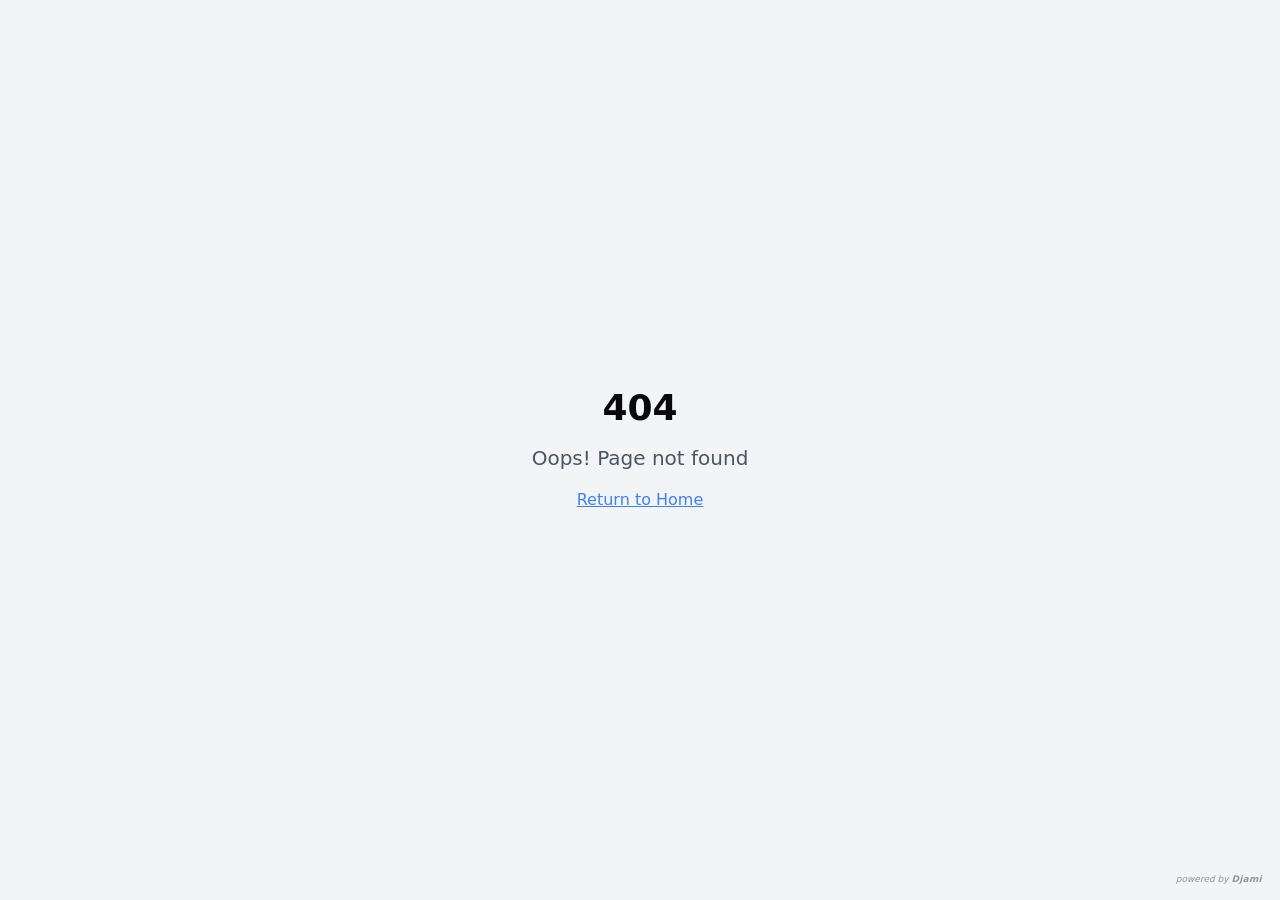
<file: writing/index.html>
<!doctype html>
<html lang="en">
  <head>
    <meta charset="UTF-8" />
    <meta name="viewport" content="width=device-width, initial-scale=1.0" />
    <title>AI Writing Evaluator - Advanced Writing Analysis Dashboard</title>
    <meta name="description" content="Comprehensive AI-powered writing analysis tool providing detailed feedback on grammar, vocabulary, coherence, and overall writing quality with instant scoring." />
    <meta name="author" content="AI Writing Dashboard" />

    <meta property="og:title" content="AI Writing Evaluator - Advanced Analysis Dashboard" />
    <meta property="og:description" content="Get detailed AI feedback on your writing with comprehensive scoring for grammar, vocabulary, coherence and writing quality." />
    <meta property="og:type" content="website" />
    <meta property="og:image" content="https://lovable.dev/opengraph-image-p98pqg.png" />

    <meta name="twitter:card" content="summary_large_image" />
    <meta name="twitter:site" content="@lovable_dev" />
    <meta name="twitter:title" content="AI Writing Evaluator Dashboard" />
    <meta name="twitter:description" content="Advanced AI writing analysis with detailed feedback and scoring" />
    <meta name="twitter:image" content="https://lovable.dev/opengraph-image-p98pqg.png" />
    <script type="module" crossorigin src="/writing/assets/index-BwC953UA.js"></script>
    <link rel="stylesheet" crossorigin href="/writing/assets/index-CiXVZV9N.css">
  </head>

  <body>
    <div id="root"></div>

  </body>
</html>
</file>
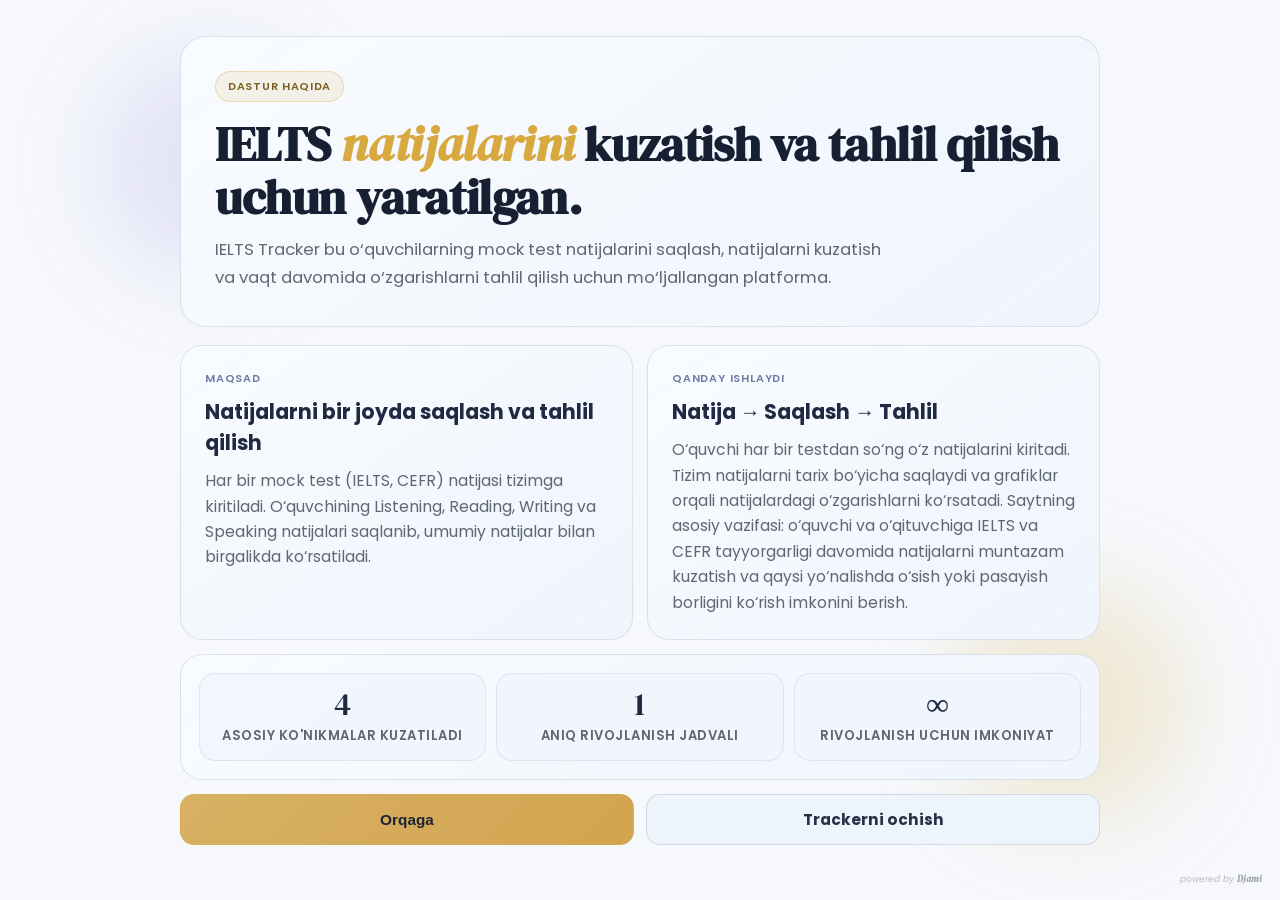
<file: about.html>
<!doctype html>
<html lang="uz">
<head>
    <meta charset="UTF-8">
    <meta name="viewport" content="width=device-width, initial-scale=1.0">
    <title>Dastur haqida | IELTS Tracker</title>
    <script src="js/theme.js"></script>
    <link href="https://fonts.googleapis.com/css2?family=DM+Serif+Display:ital@0;1&family=Poppins:wght@300;400;500;600;700&display=swap" rel="stylesheet">
    <link rel="stylesheet" href="css/about.css">
    <link rel="stylesheet" href="css/theme-light.css">
</head>
<body>
    <main class="about-page">
        <div class="glow glow-left"></div>
        <div class="glow glow-right"></div>

        <section class="hero-card">
            <div class="badge" id="aboutHeroBadge">Dastur haqida</div>
            <h1 id="aboutHeroTitle">IELTS <em>natijalarini</em> kuzatish va tahlil qilish uchun yaratilgan.</h1>
            <p class="lead" id="aboutHeroLead">
                IELTS Tracker bu o‘quvchilarning mock test natijalarini saqlash, natijalarni kuzatish va
                vaqt davomida o‘zgarishlarni tahlil qilish uchun mo‘ljallangan platforma.
            </p>
        </section>

        <section class="grid">
            <article class="info-card">
                <div class="card-kicker" id="aboutCard1Kicker">Maqsad</div>
                <h2 id="aboutCard1Title">Natijalarni bir joyda saqlash va tahlil qilish</h2>
                <p id="aboutCard1Text">
                    Har bir mock test (IELTS, CEFR) natijasi tizimga kiritiladi. O‘quvchining Listening,
                    Reading, Writing va Speaking natijalari saqlanib, umumiy natijalar bilan birgalikda ko‘rsatiladi.
                </p>
            </article>

            <article class="info-card">
                <div class="card-kicker" id="aboutCard2Kicker">Qanday ishlaydi</div>
                <h2 id="aboutCard2Title">Natija → Saqlash → Tahlil</h2>
                <p id="aboutCard2Text">
                    O‘quvchi har bir testdan so‘ng o‘z natijalarini kiritadi. Tizim natijalarni tarix
                    bo‘yicha saqlaydi va grafiklar orqali natijalardagi o‘zgarishlarni ko‘rsatadi. Saytning
                    asosiy vazifasi: o‘quvchi va o‘qituvchiga IELTS va CEFR tayyorgarligi davomida
                    natijalarni muntazam kuzatish va qaysi yo‘nalishda o‘sish yoki pasayish borligini
                    ko‘rish imkonini berish.
                </p>
            </article>
        </section>

        <section class="stats-row">
            <div class="stat-item">
                <div class="stat-value" id="aboutStat1Value">4</div>
                <div class="stat-label" id="aboutStat1Label">Asosiy ko'nikmalar kuzatiladi</div>
            </div>
            <div class="stat-item">
                <div class="stat-value" id="aboutStat2Value">1</div>
                <div class="stat-label" id="aboutStat2Label">Aniq rivojlanish jadvali</div>
            </div>
            <div class="stat-item">
                <div class="stat-value" id="aboutStat3Value">∞</div>
                <div class="stat-label" id="aboutStat3Label">Rivojlanish uchun imkoniyat</div>
            </div>
        </section>

        <div class="actions">
            <button class="btn btn-primary" onclick="goBack()">Orqaga</button>
            <a class="btn btn-ghost" href="main.html">Trackerni ochish</a>
        </div>

        <div class="powered-by">
            <span>powered by <b>Djami</b></span>
        </div>
    </main>

    <script src="js/about.js"></script>
</body>
</html>
</file>
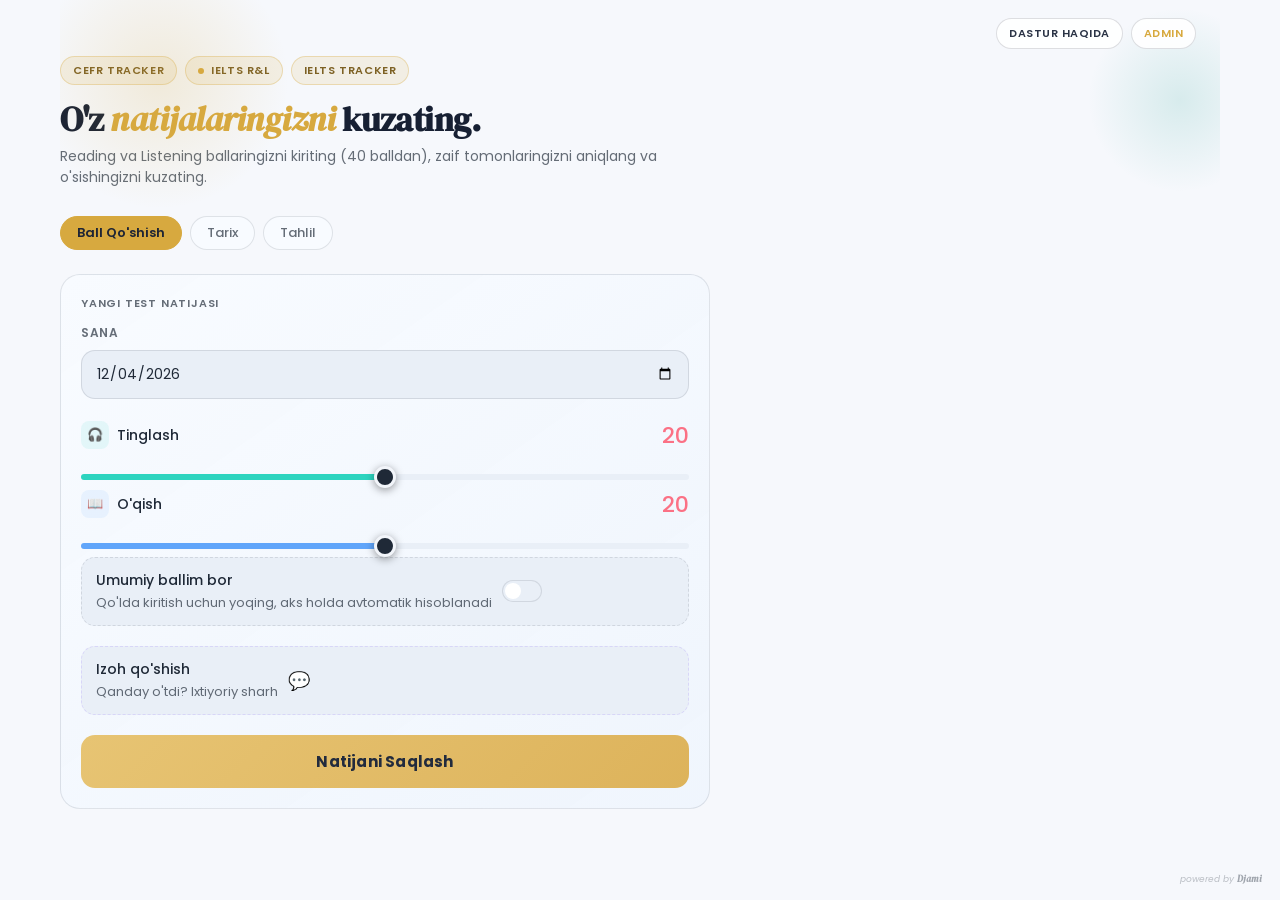
<file: ielts rl.html>
<!doctype html>
<html lang="uz">
<head>
<meta charset="utf-8"/>
<meta name="viewport" content="width=device-width, initial-scale=1, viewport-fit=cover"/>
<title>IELTS R&L Tracker</title>
<link rel="manifest" href="manifest.json">
<meta name="theme-color" content="#9B1C2E">
<link rel="apple-touch-icon" href="icons/icon-192.png">
<script src="js/theme.js"></script>
<link href="https://fonts.googleapis.com/css2?family=DM+Serif+Display:ital@0;1&family=Poppins:wght@300;400;500;600;700&display=swap" rel="stylesheet"/>
<link rel="stylesheet" href="css/styles.css"/>
<link rel="stylesheet" href="css/theme-light.css"/>
</head>
<body>

<!-- SARLAVHA -->
<div class="header">
  <div class="header-links">
    <a class="header-link about-link" href="about.html">Dastur haqida</a>
    <a class="header-link" href="admin.html" style="color:var(--gold);font-weight:600">Admin</a>
  </div>
  <div class="badge-row">
    <a class="badge" href="cefr.html" style="margin-bottom:0;text-decoration:none;cursor:pointer">CEFR Tracker</a>
    <div class="badge" style="margin-bottom:0"><span class="badge-dot"></span>IELTS R&L</div>
    <a class="badge" href="main.html" style="margin-bottom:0;text-decoration:none;cursor:pointer">IELTS Tracker</a>
  </div>
  <h1 id="ielrlHeading">O'z <em>natijalaringizni</em> kuzating.</h1>
  <p>Reading va Listening ballaringizni kiriting (40 balldan), zaif tomonlaringizni aniqlang va o'sishingizni kuzating.</p>
</div>

<!-- TABLAR -->
<div class="tabs">
  <button class="tab active" type="button" role="tab" aria-selected="true" tabindex="0" onclick="switchTab('add')">Ball Qo'shish</button>
  <button class="tab" type="button" role="tab" aria-selected="false" tabindex="-1" onclick="switchTab('history')">Tarix</button>
  <button class="tab" type="button" role="tab" aria-selected="false" tabindex="-1" onclick="switchTab('charts')">Tahlil</button>
</div>

<!-- SAHIFA: BALL QO'SHISH -->
<div class="page active" id="page-add">
  <div class="card">
    <div class="card-title-row">
      <div class="card-title" id="entryFormTitle">Yangi Test Natijasi</div>
      <button class="btn-inline" id="cancelEditBtn" type="button" onclick="cancelEdit()" style="display:none">Tahrirlashni bekor qilish</button>
    </div>

    <div class="date-row">
      <div class="date-label">Sana</div>
      <input type="date" id="entryDate"/>
    </div>

    <!-- Slayderlar -->
    <div id="sliders"></div>

    <!-- Umumiy ball tugmasi -->
    <div class="toggle-row" onclick="toggleOverall()">
      <div>
        <div style="font-size:14px;font-weight:500;margin-bottom:2px">Umumiy ballim bor</div>
        <div class="toggle-label">Qo'lda kiritish uchun yoqing, aks holda avtomatik hisoblanadi</div>
      </div>
      <div class="toggle-switch" id="overallToggle">
        <div class="toggle-knob"></div>
      </div>
    </div>

    <div id="overallSliderWrap" style="display:none;margin-bottom:20px"></div>

    <!-- Izoh tugmasi -->
    <div class="mood-toggle-row" onclick="toggleMood()" style="margin-bottom:20px">
      <div>
        <div style="font-size:14px;font-weight:500;margin-bottom:2px;color:var(--text)">Izoh qo'shish</div>
        <div class="toggle-label">Qanday o'tdi? Ixtiyoriy sharh</div>
      </div>
      <div style="font-size:18px" id="moodArrow">💬</div>
    </div>

    <div class="mood-expand" id="moodExpand">
      <div class="mood-inner">
        <textarea id="moodNote" placeholder="mas. Tinglashda diqqatim tarqoq edi, lekin o'qishda vaqtga ulgurdim..."></textarea>
      </div>
    </div>

    <button class="btn-add" id="saveEntryBtn" onclick="addEntry()">Natijani Saqlash</button>
  </div>

</div>

<!-- SAHIFA: TARIX -->
<div class="page" id="page-history">
  <div class="history-toolbar">
    <div class="history-filters">
      <button class="history-filter active" type="button" onclick="setHistoryFilter('all', this)">Hammasi</button>
      <button class="history-filter" type="button" onclick="setHistoryFilter('official', this)">Rasmiy</button>
      <button class="history-filter" type="button" onclick="setHistoryFilter('notes', this)">Izohli</button>
    </div>
  </div>
  <div id="historyList"></div>
</div>

<!-- GRAFIK MODAL -->
<div class="chart-modal-overlay" id="chartModal">
  <div class="chart-modal-header">
    <div class="chart-modal-title">Vaqt O'tishi Bilan Rivojlanish</div>
    <div class="chart-modal-close" onclick="closeChartModal()">&#x2715;</div>
  </div>
  <div class="chart-modal-period">
    <button class="period-btn active" onclick="setModalPeriod('all',this)">Hammasi</button>
    <button class="period-btn" onclick="setModalPeriod('month',this)">Oy</button>
    <button class="period-btn" onclick="setModalPeriod('week',this)">Hafta</button>
  </div>
  <div class="chart-modal-body">
    <canvas id="lineChartModal"></canvas>
  </div>
</div>

<!-- SAHIFA: TAHLIL -->
<div class="page" id="page-charts">
  <div class="kpi-grid" id="kpiGrid"></div>

  <div class="chart-container" id="comparisonCard">
    <div class="chart-label">So'nggi Taqqoslash</div>
    <div id="comparisonSummary"></div>
  </div>

  <div class="chart-container" id="targetsCard">
    <div class="card-title-row">
      <div class="card-title">Maqsad Balllar</div>
      <button class="btn-inline" type="button" onclick="resetTargets()">Qayta o'rnatish</button>
    </div>
    <div id="targets"></div>
  </div>

  <div class="chart-container" id="lineChartContainer">
    <div class="chart-label">
      <span>Vaqt O'tishi Bilan Rivojlanish</span>
      <button class="btn-expand-chart" onclick="openChartModal()">&#x2922; Kattalashtirish</button>
    </div>
    <div class="chart-period" style="margin-bottom:16px">
      <button class="period-btn active" onclick="setPeriod('all',this)">Hammasi</button>
      <button class="period-btn" onclick="setPeriod('month',this)">Oy</button>
      <button class="period-btn" onclick="setPeriod('week',this)">Hafta</button>
    </div>
    <canvas id="lineChart" height="180"></canvas>
  </div>

  <div class="chart-container" id="radarCard">
    <div class="chart-label">Ko'nikmalar Radari</div>
    <div class="radar-wrap">
      <canvas id="radarChart"></canvas>
    </div>
  </div>

  <div id="tipsSection"></div>

  <!-- AI Maslahatlar -->
  <div class="ai-tips-card" id="aiTipsCard" style="display:none">
    <div class="ai-tips-header">
      <div class="ai-tips-icon">&#x2726;</div>
      <div>
        <div class="ai-tips-title">AI Murabbiy</div>
        <div class="ai-tips-sub">Shaxsiy tahlil</div>
      </div>
    </div>
    <button class="btn-ai-tips" id="btnAiTips" onclick="fetchAiTips()">
      <span>&#x2726;</span> Natijalarimni tahlil qilish
    </button>
    <div class="ai-tips-result" id="aiTipsResult" style="display:none"></div>
  </div>

</div>

<div class="powered-by">
  <span>powered by <b>Djami</b></span>
</div>

<div class="toast" id="toast"></div>

<script src="vendor/chart.umd.min.js"></script>
<script src="js/ielts-rl-scripts.js"></script>
<script>
if ('serviceWorker' in navigator) {
  window.addEventListener('load', () => {
    navigator.serviceWorker.register('/sw.js').catch(() => {});
  });
}
</script>

<script>
// Talaba kuzatuvi - admin panel uchun
(function() {
  const VISITOR_LOG_KEY = 'nylc_visitor_log';
  const VISITOR_ID_KEY = 'nylc_visitor_id';
  const ENTRIES_KEY = 'nylc_ielts_rl_entries';

  function getOrCreateVisitorId() {
    let id = localStorage.getItem(VISITOR_ID_KEY);
    if (!id) {
      id = 'v_' + Math.random().toString(36).slice(2,10) + '_' + Date.now().toString(36);
      localStorage.setItem(VISITOR_ID_KEY, id);
    }
    return id;
  }

  function logVisit() {
    const id = getOrCreateVisitorId();
    const now = Date.now();
    let log = [];
    try { log = JSON.parse(localStorage.getItem(VISITOR_LOG_KEY) || '[]'); } catch {}

    const ua = navigator.userAgent;
    const device = /mobile/i.test(ua) ? 'Mobil' : /tablet/i.test(ua) ? 'Planshet' : 'Kompyuter';

    // Get entries
    let entries = [];
    try {
      const raw = localStorage.getItem(ENTRIES_KEY);
      if (raw) {
        const parsed = JSON.parse(raw);
        entries = Array.isArray(parsed) ? parsed : (parsed?.entries || []);
      }
    } catch {}

    const existing = log.find(e => e.id === id);
    if (existing) {
      existing.lastSeen = now;
      existing.visits = (existing.visits || 1) + 1;
      existing.device = device;
      existing.entries = entries;
    } else {
      log.push({ id, firstSeen: now, lastSeen: now, visits: 1, device, entries });
    }
    if (log.length > 200) log = log.slice(-200);
    try { localStorage.setItem(VISITOR_LOG_KEY, JSON.stringify(log)); } catch {}
  }

  logVisit();
  // Update log every 2 minutes while page is open
  setInterval(logVisit, 120000);
})();
</script>

<script>
(function() {
  // main.html'dagi ism bilan bir xil localStorage kaliti
  const NAME_KEY = 'nylc_student_name';
  const name = localStorage.getItem(NAME_KEY);
  if (name) {
    const h1 = document.getElementById('ielrlHeading');
    if (h1) {
      h1.innerHTML = h1.innerHTML.replace(
        "O'z <em>natijalaringizni</em> kuzating.",
        name + ", o'z <em>natijalaringizni</em> kuzating."
      );
    }
  }
})();
</script>

</body>
</html>
</file>
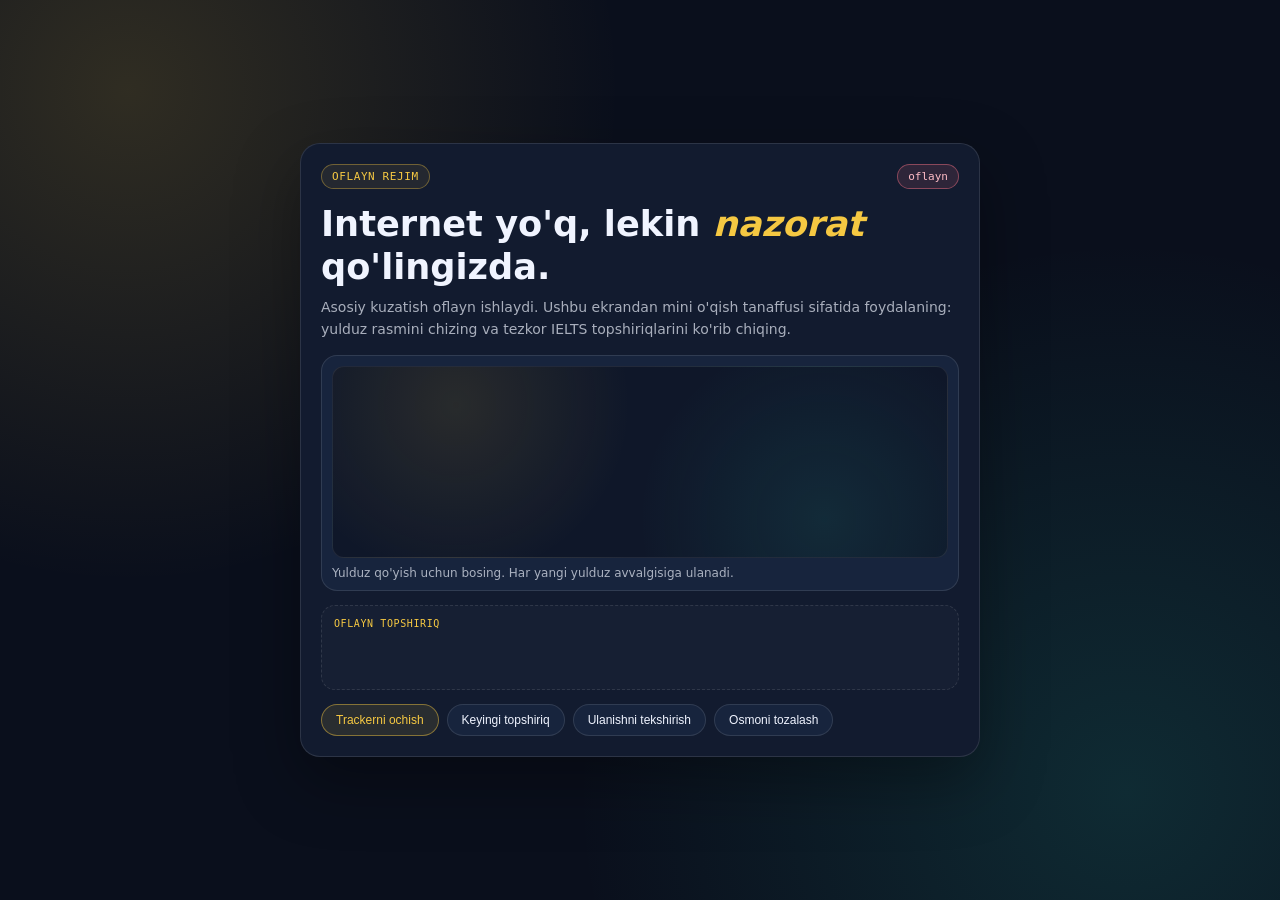
<file: offline.html>
<!doctype html>
<html lang="uz">
<head>
  <meta charset="utf-8"/>
  <meta name="viewport" content="width=device-width, initial-scale=1, viewport-fit=cover"/>
  <title>Oflayn | IELTS Tracker</title>
  <style>
    :root {
      --bg: #0a0f1c;
      --surface: #121b2f;
      --surface2: #17243d;
      --border: rgba(255,255,255,.11);
      --text: #f0f4ff;
      --muted: rgba(240,244,255,.68);
      --gold: #f5c842;
      --teal: #2dd4bf;
    }
    * { box-sizing: border-box; margin: 0; padding: 0; }
    body {
      min-height: 100vh;
      background:
        radial-gradient(circle at 10% 10%, rgba(245,200,66,.16), transparent 35%),
        radial-gradient(circle at 88% 88%, rgba(45,212,191,.14), transparent 40%),
        var(--bg);
      color: var(--text);
      font-family: 'Poppins', system-ui, sans-serif;
      padding: 16px;
      display: grid;
      place-items: center;
    }
    .card {
      width: min(680px, 100%);
      background: var(--surface);
      border: 1px solid var(--border);
      border-radius: 20px;
      padding: 20px;
      box-shadow: 0 24px 64px rgba(0,0,0,.35);
    }
    .status-row {
      display: flex;
      justify-content: space-between;
      align-items: center;
      gap: 10px;
      margin-bottom: 14px;
    }
    .badge {
      padding: 5px 10px;
      border-radius: 999px;
      font-size: 11px;
      font-family: ui-monospace, SFMono-Regular, Menlo, Consolas, monospace;
      text-transform: uppercase;
      letter-spacing: .6px;
      border: 1px solid rgba(245,200,66,.36);
      color: var(--gold);
      background: rgba(245,200,66,.08);
    }
    .live-state {
      padding: 5px 10px;
      border-radius: 999px;
      border: 1px solid rgba(251,113,133,.45);
      background: rgba(251,113,133,.12);
      color: #ffbdc7;
      font-size: 11px;
      font-family: ui-monospace, SFMono-Regular, Menlo, Consolas, monospace;
    }
    .live-state.online {
      border-color: rgba(45,212,191,.46);
      background: rgba(45,212,191,.12);
      color: #92efe3;
    }
    h1 { font-size: clamp(1.6rem, 4.6vw, 2.2rem); margin-bottom: 8px; line-height: 1.2; }
    h1 em { color: var(--gold); font-style: italic; }
    p { color: var(--muted); line-height: 1.6; margin-bottom: 12px; font-size: 14px; }
    .interactive { margin: 14px 0; border: 1px solid var(--border); border-radius: 16px; background: var(--surface2); padding: 10px; }
    .sky-wrap { position: relative; border-radius: 12px; overflow: hidden; border: 1px solid rgba(255,255,255,.08); min-height: 190px; background: radial-gradient(circle at 20% 20%, rgba(245,200,66,.11), transparent 34%), radial-gradient(circle at 80% 80%, rgba(45,212,191,.1), transparent 36%), #0f1729; }
    #sky { width: 100%; height: 190px; display: block; cursor: crosshair; }
    .interactive-note { margin-top: 8px; color: var(--muted); font-size: 12px; }
    .tips-box { border: 1px dashed var(--border); border-radius: 14px; padding: 12px; background: rgba(255,255,255,.02); margin-top: 10px; }
    .tip-label { font-size: 10px; letter-spacing: .6px; text-transform: uppercase; color: var(--gold); font-family: ui-monospace, SFMono-Regular, Menlo, Consolas, monospace; margin-bottom: 6px; }
    .tip-text { font-size: 14px; color: var(--text); line-height: 1.55; min-height: 42px; }
    .actions { display: flex; flex-wrap: wrap; gap: 8px; margin-top: 14px; }
    .btn { border: 1px solid var(--border); background: var(--surface2); color: var(--text); border-radius: 999px; padding: 8px 14px; font-size: 12px; cursor: pointer; transition: all .2s ease; }
    .btn:hover { border-color: rgba(255,255,255,.26); }
    .btn.gold { border-color: rgba(245,200,66,.45); background: rgba(245,200,66,.1); color: var(--gold); }
    @media (max-width: 620px) {
      .card { padding: 16px; }
      .actions { flex-direction: column; }
      .btn { width: 100%; }
    }
  </style>
</head>
<body>
  <main class="card">
    <div class="status-row">
      <div class="badge">Oflayn Rejim</div>
      <div class="live-state" id="liveState">oflayn</div>
    </div>

    <h1>Internet yo'q, lekin <em>nazorat</em> qo'lingizda.</h1>
    <p>Asosiy kuzatish oflayn ishlaydi. Ushbu ekrandan mini o'qish tanaffusi sifatida foydalaning: yulduz rasmini chizing va tezkor IELTS topshiriqlarini ko'rib chiqing.</p>

    <section class="interactive">
      <div class="sky-wrap">
        <canvas id="sky" width="640" height="190"></canvas>
      </div>
      <div class="interactive-note">Yulduz qo'yish uchun bosing. Har yangi yulduz avvalgisiga ulanadi.</div>
    </section>

    <section class="tips-box">
      <div class="tip-label">Oflayn topshiriq</div>
      <div class="tip-text" id="tipText"></div>
    </section>

    <div class="actions">
      <button class="btn gold" type="button" onclick="location.href='main.html'">Trackerni ochish</button>
      <button class="btn" type="button" onclick="nextTip()">Keyingi topshiriq</button>
      <button class="btn" type="button" onclick="checkConnectionNow()">Ulanishni tekshirish</button>
      <button class="btn" type="button" onclick="clearSky()">Osmoni tozalash</button>
    </div>
  </main>

  <script>
    const tips = [
      '2-topshiriq kirish qismini 3 jumlada yozing: pozitsiya + 2 sabab.',
      'Gapirish 2-qismidan mavzu tanlang va 60 soniya to'xtatmasdan gapiring.',
      'Bitta maqolani ko'zdan kechirib, 2 daqiqada 5 ta kalit so'z yozing.',
      '10 daqiqa tinglash mashqini bajaring va faqat raqamlar/sanalarni yozing.',
      'Bu iborani 3 xil usulda qayta ifodaling: "Bu tendensiyaning bir nechta sabablari bor."',
      'IELTS yozish har bir asosiy paragraf uchun bir aniq mavzu jumlasini yozing.',
      '2 qatorda javob bering: "Sizning eng katta o'qish zaifligingiz nima?"',
      'Keyingi test uchun aniq mikro-maqsad qo'ying.',
    ];

    let tipIndex = 0;
    const tipText = document.getElementById('tipText');
    const liveState = document.getElementById('liveState');

    function updateStatus() {
      const online = navigator.onLine;
      liveState.textContent = online ? 'onlayn' : 'oflayn';
      liveState.classList.toggle('online', online);
    }

    function nextTip() {
      tipIndex = (tipIndex + 1) % tips.length;
      tipText.textContent = tips[tipIndex];
    }

    function checkConnectionNow() {
      updateStatus();
      if (navigator.onLine) { location.href = 'main.html'; }
    }

    const canvas = document.getElementById('sky');
    const ctx = canvas.getContext('2d');
    const stars = [];

    function drawSky() {
      ctx.clearRect(0, 0, canvas.width, canvas.height);
      for (let i = 1; i < stars.length; i++) {
        ctx.beginPath();
        ctx.moveTo(stars[i-1].x, stars[i-1].y);
        ctx.lineTo(stars[i].x, stars[i].y);
        ctx.strokeStyle = 'rgba(146, 239, 227, .35)';
        ctx.lineWidth = 1.2;
        ctx.stroke();
      }
      stars.forEach((star, i) => {
        const radius = i === stars.length - 1 ? 3.4 : 2.5;
        ctx.beginPath();
        ctx.arc(star.x, star.y, radius, 0, Math.PI * 2);
        ctx.fillStyle = i === stars.length - 1 ? '#f5c842' : '#d8f8f2';
        ctx.fill();
      });
    }

    function addStar(evt) {
      const rect = canvas.getBoundingClientRect();
      const x = ((evt.clientX - rect.left) / rect.width) * canvas.width;
      const y = ((evt.clientY - rect.top) / rect.height) * canvas.height;
      stars.push({ x, y });
      if (stars.length > 45) stars.shift();
      drawSky();
    }

    function clearSky() { stars.length = 0; drawSky(); }

    canvas.addEventListener('click', addStar);
    window.addEventListener('online', updateStatus);
    window.addEventListener('offline', updateStatus);

    tipText.textContent = tips[tipIndex];
    updateStatus();
    drawSky();
  </script>
</body>
</html>
</file>
<file: writing/assets/index-CiXVZV9N.css>
*,:before,:after{--tw-border-spacing-x: 0;--tw-border-spacing-y: 0;--tw-translate-x: 0;--tw-translate-y: 0;--tw-rotate: 0;--tw-skew-x: 0;--tw-skew-y: 0;--tw-scale-x: 1;--tw-scale-y: 1;--tw-pan-x: ;--tw-pan-y: ;--tw-pinch-zoom: ;--tw-scroll-snap-strictness: proximity;--tw-gradient-from-position: ;--tw-gradient-via-position: ;--tw-gradient-to-position: ;--tw-ordinal: ;--tw-slashed-zero: ;--tw-numeric-figure: ;--tw-numeric-spacing: ;--tw-numeric-fraction: ;--tw-ring-inset: ;--tw-ring-offset-width: 0px;--tw-ring-offset-color: #fff;--tw-ring-color: rgb(59 130 246 / .5);--tw-ring-offset-shadow: 0 0 #0000;--tw-ring-shadow: 0 0 #0000;--tw-shadow: 0 0 #0000;--tw-shadow-colored: 0 0 #0000;--tw-blur: ;--tw-brightness: ;--tw-contrast: ;--tw-grayscale: ;--tw-hue-rotate: ;--tw-invert: ;--tw-saturate: ;--tw-sepia: ;--tw-drop-shadow: ;--tw-backdrop-blur: ;--tw-backdrop-brightness: ;--tw-backdrop-contrast: ;--tw-backdrop-grayscale: ;--tw-backdrop-hue-rotate: ;--tw-backdrop-invert: ;--tw-backdrop-opacity: ;--tw-backdrop-saturate: ;--tw-backdrop-sepia: ;--tw-contain-size: ;--tw-contain-layout: ;--tw-contain-paint: ;--tw-contain-style: }::backdrop{--tw-border-spacing-x: 0;--tw-border-spacing-y: 0;--tw-translate-x: 0;--tw-translate-y: 0;--tw-rotate: 0;--tw-skew-x: 0;--tw-skew-y: 0;--tw-scale-x: 1;--tw-scale-y: 1;--tw-pan-x: ;--tw-pan-y: ;--tw-pinch-zoom: ;--tw-scroll-snap-strictness: proximity;--tw-gradient-from-position: ;--tw-gradient-via-position: ;--tw-gradient-to-position: ;--tw-ordinal: ;--tw-slashed-zero: ;--tw-numeric-figure: ;--tw-numeric-spacing: ;--tw-numeric-fraction: ;--tw-ring-inset: ;--tw-ring-offset-width: 0px;--tw-ring-offset-color: #fff;--tw-ring-color: rgb(59 130 246 / .5);--tw-ring-offset-shadow: 0 0 #0000;--tw-ring-shadow: 0 0 #0000;--tw-shadow: 0 0 #0000;--tw-shadow-colored: 0 0 #0000;--tw-blur: ;--tw-brightness: ;--tw-contrast: ;--tw-grayscale: ;--tw-hue-rotate: ;--tw-invert: ;--tw-saturate: ;--tw-sepia: ;--tw-drop-shadow: ;--tw-backdrop-blur: ;--tw-backdrop-brightness: ;--tw-backdrop-contrast: ;--tw-backdrop-grayscale: ;--tw-backdrop-hue-rotate: ;--tw-backdrop-invert: ;--tw-backdrop-opacity: ;--tw-backdrop-saturate: ;--tw-backdrop-sepia: ;--tw-contain-size: ;--tw-contain-layout: ;--tw-contain-paint: ;--tw-contain-style: }*,:before,:after{box-sizing:border-box;border-width:0;border-style:solid;border-color:#e5e7eb}:before,:after{--tw-content: ""}html,:host{line-height:1.5;-webkit-text-size-adjust:100%;-moz-tab-size:4;-o-tab-size:4;tab-size:4;font-family:ui-sans-serif,system-ui,sans-serif,"Apple Color Emoji","Segoe UI Emoji",Segoe UI Symbol,"Noto Color Emoji";font-feature-settings:normal;font-variation-settings:normal;-webkit-tap-highlight-color:transparent}body{margin:0;line-height:inherit}hr{height:0;color:inherit;border-top-width:1px}abbr:where([title]){-webkit-text-decoration:underline dotted;text-decoration:underline dotted}h1,h2,h3,h4,h5,h6{font-size:inherit;font-weight:inherit}a{color:inherit;text-decoration:inherit}b,strong{font-weight:bolder}code,kbd,samp,pre{font-family:ui-monospace,SFMono-Regular,Menlo,Monaco,Consolas,Liberation Mono,Courier New,monospace;font-feature-settings:normal;font-variation-settings:normal;font-size:1em}small{font-size:80%}sub,sup{font-size:75%;line-height:0;position:relative;vertical-align:baseline}sub{bottom:-.25em}sup{top:-.5em}table{text-indent:0;border-color:inherit;border-collapse:collapse}button,input,optgroup,select,textarea{font-family:inherit;font-feature-settings:inherit;font-variation-settings:inherit;font-size:100%;font-weight:inherit;line-height:inherit;letter-spacing:inherit;color:inherit;margin:0;padding:0}button,select{text-transform:none}button,input:where([type=button]),input:where([type=reset]),input:where([type=submit]){-webkit-appearance:button;background-color:transparent;background-image:none}:-moz-focusring{outline:auto}:-moz-ui-invalid{box-shadow:none}progress{vertical-align:baseline}::-webkit-inner-spin-button,::-webkit-outer-spin-button{height:auto}[type=search]{-webkit-appearance:textfield;outline-offset:-2px}::-webkit-search-decoration{-webkit-appearance:none}::-webkit-file-upload-button{-webkit-appearance:button;font:inherit}summary{display:list-item}blockquote,dl,dd,h1,h2,h3,h4,h5,h6,hr,figure,p,pre{margin:0}fieldset{margin:0;padding:0}legend{padding:0}ol,ul,menu{list-style:none;margin:0;padding:0}dialog{padding:0}textarea{resize:vertical}input::-moz-placeholder,textarea::-moz-placeholder{opacity:1;color:#9ca3af}input::placeholder,textarea::placeholder{opacity:1;color:#9ca3af}button,[role=button]{cursor:pointer}:disabled{cursor:default}img,svg,video,canvas,audio,iframe,embed,object{display:block;vertical-align:middle}img,video{max-width:100%;height:auto}[hidden]:where(:not([hidden=until-found])){display:none}:root{--background: 0 0% 100%;--foreground: 240 10% 3.9%;--card: 0 0% 100%;--card-foreground: 240 10% 3.9%;--popover: 0 0% 100%;--popover-foreground: 240 10% 3.9%;--primary: 263 70% 50%;--primary-foreground: 0 0% 98%;--primary-glow: 263 70% 60%;--secondary: 240 4.8% 95.9%;--secondary-foreground: 240 5.9% 10%;--muted: 240 4.8% 95.9%;--muted-foreground: 240 3.8% 46.1%;--accent: 216 100% 50%;--accent-foreground: 0 0% 98%;--accent-glow: 216 100% 60%;--destructive: 0 84.2% 60.2%;--destructive-foreground: 0 0% 98%;--success: 142 76% 36%;--success-foreground: 0 0% 98%;--warning: 38 92% 50%;--warning-foreground: 0 0% 98%;--border: 240 5.9% 90%;--input: 240 5.9% 90%;--ring: 263 70% 50%;--gradient-primary: linear-gradient(135deg, hsl(var(--primary)), hsl(var(--primary-glow)));--gradient-accent: linear-gradient(135deg, hsl(var(--accent)), hsl(var(--accent-glow)));--gradient-card: linear-gradient(145deg, hsl(0 0% 100%), hsl(240 4.8% 97%));--gradient-hero: linear-gradient(135deg, hsl(263 70% 50% / .06), hsl(216 100% 50% / .06));--shadow-glow: 0 0 30px hsl(var(--primary) / .25);--shadow-card: 0 8px 32px hsl(240 10% 3.9% / .08);--shadow-accent: 0 0 20px hsl(var(--accent) / .25);--radius: .5rem;--sidebar-background: 0 0% 98%;--sidebar-foreground: 240 5.3% 26.1%;--sidebar-primary: 240 5.9% 10%;--sidebar-primary-foreground: 0 0% 98%;--sidebar-accent: 240 4.8% 95.9%;--sidebar-accent-foreground: 240 5.9% 10%;--sidebar-border: 220 13% 91%;--sidebar-ring: 217.2 91.2% 59.8%}.dark{--background: 240 10% 3.9%;--foreground: 0 0% 98%;--card: 240 10% 3.9%;--card-foreground: 0 0% 98%;--popover: 240 5% 6%;--popover-foreground: 0 0% 98%;--primary: 263 70% 50%;--primary-foreground: 0 0% 98%;--primary-glow: 263 70% 60%;--secondary: 240 4% 16%;--secondary-foreground: 0 0% 98%;--muted: 240 5% 6%;--muted-foreground: 240 5% 64.9%;--accent: 216 100% 50%;--accent-foreground: 0 0% 98%;--accent-glow: 216 100% 60%;--destructive: 0 84% 60%;--destructive-foreground: 0 0% 98%;--success: 142 76% 36%;--success-foreground: 0 0% 98%;--warning: 38 92% 50%;--warning-foreground: 0 0% 98%;--border: 240 6% 20%;--input: 240 6% 20%;--ring: 263 70% 50%;--gradient-primary: linear-gradient(135deg, hsl(var(--primary)), hsl(var(--primary-glow)));--gradient-accent: linear-gradient(135deg, hsl(var(--accent)), hsl(var(--accent-glow)));--gradient-card: linear-gradient(145deg, hsl(240 6% 8%), hsl(240 5% 12%));--gradient-hero: linear-gradient(135deg, hsl(263 70% 50% / .1), hsl(216 100% 50% / .1));--shadow-glow: 0 0 30px hsl(var(--primary) / .3);--shadow-card: 0 8px 32px hsl(240 10% 3.9% / .8);--shadow-accent: 0 0 20px hsl(var(--accent) / .4);--sidebar-background: 240 5.9% 10%;--sidebar-foreground: 240 4.8% 95.9%;--sidebar-primary: 224.3 76.3% 48%;--sidebar-primary-foreground: 0 0% 100%;--sidebar-accent: 240 3.7% 15.9%;--sidebar-accent-foreground: 240 4.8% 95.9%;--sidebar-border: 240 3.7% 15.9%;--sidebar-ring: 217.2 91.2% 59.8%}*{border-color:hsl(var(--border))}body{background-color:hsl(var(--background));color:hsl(var(--foreground));transition-property:color,background-color,border-color,text-decoration-color,fill,stroke;transition-timing-function:cubic-bezier(.4,0,.2,1);transition-duration:.2s;animation-duration:.2s}.sr-only{position:absolute;width:1px;height:1px;padding:0;margin:-1px;overflow:hidden;clip:rect(0,0,0,0);white-space:nowrap;border-width:0}.pointer-events-none{pointer-events:none}.pointer-events-auto{pointer-events:auto}.visible{visibility:visible}.invisible{visibility:hidden}.static{position:static}.fixed{position:fixed}.absolute{position:absolute}.relative{position:relative}.inset-0{top:0;right:0;bottom:0;left:0}.inset-x-0{left:0;right:0}.inset-y-0{top:0;bottom:0}.-bottom-12{bottom:-3rem}.-left-12{left:-3rem}.-right-12{right:-3rem}.-top-12{top:-3rem}.bottom-0{bottom:0}.left-0{left:0}.left-1{left:.25rem}.left-1\/2{left:50%}.left-2{left:.5rem}.left-\[50\%\]{left:50%}.right-0{right:0}.right-1{right:.25rem}.right-2{right:.5rem}.right-3{right:.75rem}.right-4{right:1rem}.top-0{top:0}.top-1\.5{top:.375rem}.top-1\/2{top:50%}.top-2{top:.5rem}.top-3\.5{top:.875rem}.top-4{top:1rem}.top-\[1px\]{top:1px}.top-\[50\%\]{top:50%}.top-\[60\%\]{top:60%}.top-full{top:100%}.z-10{z-index:10}.z-20{z-index:20}.z-50{z-index:50}.z-\[100\]{z-index:100}.z-\[1\]{z-index:1}.-mx-1{margin-left:-.25rem;margin-right:-.25rem}.mx-2{margin-left:.5rem;margin-right:.5rem}.mx-3\.5{margin-left:.875rem;margin-right:.875rem}.mx-auto{margin-left:auto;margin-right:auto}.my-0\.5{margin-top:.125rem;margin-bottom:.125rem}.my-1{margin-top:.25rem;margin-bottom:.25rem}.-ml-4{margin-left:-1rem}.-mt-4{margin-top:-1rem}.mb-1{margin-bottom:.25rem}.mb-3{margin-bottom:.75rem}.mb-4{margin-bottom:1rem}.mb-6{margin-bottom:1.5rem}.mb-8{margin-bottom:2rem}.ml-1{margin-left:.25rem}.ml-auto{margin-left:auto}.mr-1{margin-right:.25rem}.mr-2{margin-right:.5rem}.mt-1\.5{margin-top:.375rem}.mt-2{margin-top:.5rem}.mt-24{margin-top:6rem}.mt-4{margin-top:1rem}.mt-auto{margin-top:auto}.line-clamp-2{overflow:hidden;display:-webkit-box;-webkit-box-orient:vertical;-webkit-line-clamp:2}.block{display:block}.flex{display:flex}.inline-flex{display:inline-flex}.table{display:table}.grid{display:grid}.hidden{display:none}.aspect-square{aspect-ratio:1 / 1}.aspect-video{aspect-ratio:16 / 9}.size-4{width:1rem;height:1rem}.h-1\.5{height:.375rem}.h-10{height:2.5rem}.h-11{height:2.75rem}.h-12{height:3rem}.h-2{height:.5rem}.h-2\.5{height:.625rem}.h-3{height:.75rem}.h-3\.5{height:.875rem}.h-4{height:1rem}.h-5{height:1.25rem}.h-6{height:1.5rem}.h-7{height:1.75rem}.h-8{height:2rem}.h-9{height:2.25rem}.h-\[1px\]{height:1px}.h-\[var\(--radix-navigation-menu-viewport-height\)\]{height:var(--radix-navigation-menu-viewport-height)}.h-\[var\(--radix-select-trigger-height\)\]{height:var(--radix-select-trigger-height)}.h-auto{height:auto}.h-full{height:100%}.h-px{height:1px}.h-svh{height:100svh}.max-h-60{max-height:15rem}.max-h-96{max-height:24rem}.max-h-\[300px\]{max-height:300px}.max-h-screen{max-height:100vh}.min-h-0{min-height:0px}.min-h-\[300px\]{min-height:300px}.min-h-\[80px\]{min-height:80px}.min-h-screen{min-height:100vh}.min-h-svh{min-height:100svh}.w-0{width:0px}.w-1{width:.25rem}.w-10{width:2.5rem}.w-11{width:2.75rem}.w-2{width:.5rem}.w-2\.5{width:.625rem}.w-3{width:.75rem}.w-3\.5{width:.875rem}.w-3\/4{width:75%}.w-4{width:1rem}.w-5{width:1.25rem}.w-6{width:1.5rem}.w-64{width:16rem}.w-7{width:1.75rem}.w-72{width:18rem}.w-8{width:2rem}.w-9{width:2.25rem}.w-\[--sidebar-width\]{width:var(--sidebar-width)}.w-\[100px\]{width:100px}.w-\[1px\]{width:1px}.w-auto{width:auto}.w-fit{width:-moz-fit-content;width:fit-content}.w-full{width:100%}.w-max{width:-moz-max-content;width:max-content}.w-px{width:1px}.min-w-0{min-width:0px}.min-w-5{min-width:1.25rem}.min-w-\[12rem\]{min-width:12rem}.min-w-\[140px\]{min-width:140px}.min-w-\[8rem\]{min-width:8rem}.min-w-\[var\(--radix-select-trigger-width\)\]{min-width:var(--radix-select-trigger-width)}.max-w-4xl{max-width:56rem}.max-w-7xl{max-width:80rem}.max-w-\[--skeleton-width\]{max-width:var(--skeleton-width)}.max-w-lg{max-width:32rem}.max-w-max{max-width:-moz-max-content;max-width:max-content}.max-w-md{max-width:28rem}.flex-1{flex:1 1 0%}.shrink-0{flex-shrink:0}.grow{flex-grow:1}.grow-0{flex-grow:0}.basis-full{flex-basis:100%}.caption-bottom{caption-side:bottom}.border-collapse{border-collapse:collapse}.-translate-x-1\/2{--tw-translate-x: -50%;transform:translate(var(--tw-translate-x),var(--tw-translate-y)) rotate(var(--tw-rotate)) skew(var(--tw-skew-x)) skewY(var(--tw-skew-y)) scaleX(var(--tw-scale-x)) scaleY(var(--tw-scale-y))}.-translate-x-px{--tw-translate-x: -1px;transform:translate(var(--tw-translate-x),var(--tw-translate-y)) rotate(var(--tw-rotate)) skew(var(--tw-skew-x)) skewY(var(--tw-skew-y)) scaleX(var(--tw-scale-x)) scaleY(var(--tw-scale-y))}.-translate-y-1\/2{--tw-translate-y: -50%;transform:translate(var(--tw-translate-x),var(--tw-translate-y)) rotate(var(--tw-rotate)) skew(var(--tw-skew-x)) skewY(var(--tw-skew-y)) scaleX(var(--tw-scale-x)) scaleY(var(--tw-scale-y))}.translate-x-\[-50\%\]{--tw-translate-x: -50%;transform:translate(var(--tw-translate-x),var(--tw-translate-y)) rotate(var(--tw-rotate)) skew(var(--tw-skew-x)) skewY(var(--tw-skew-y)) scaleX(var(--tw-scale-x)) scaleY(var(--tw-scale-y))}.translate-x-px{--tw-translate-x: 1px;transform:translate(var(--tw-translate-x),var(--tw-translate-y)) rotate(var(--tw-rotate)) skew(var(--tw-skew-x)) skewY(var(--tw-skew-y)) scaleX(var(--tw-scale-x)) scaleY(var(--tw-scale-y))}.translate-y-\[-50\%\]{--tw-translate-y: -50%;transform:translate(var(--tw-translate-x),var(--tw-translate-y)) rotate(var(--tw-rotate)) skew(var(--tw-skew-x)) skewY(var(--tw-skew-y)) scaleX(var(--tw-scale-x)) scaleY(var(--tw-scale-y))}.rotate-45{--tw-rotate: 45deg;transform:translate(var(--tw-translate-x),var(--tw-translate-y)) rotate(var(--tw-rotate)) skew(var(--tw-skew-x)) skewY(var(--tw-skew-y)) scaleX(var(--tw-scale-x)) scaleY(var(--tw-scale-y))}.rotate-90{--tw-rotate: 90deg;transform:translate(var(--tw-translate-x),var(--tw-translate-y)) rotate(var(--tw-rotate)) skew(var(--tw-skew-x)) skewY(var(--tw-skew-y)) scaleX(var(--tw-scale-x)) scaleY(var(--tw-scale-y))}.transform{transform:translate(var(--tw-translate-x),var(--tw-translate-y)) rotate(var(--tw-rotate)) skew(var(--tw-skew-x)) skewY(var(--tw-skew-y)) scaleX(var(--tw-scale-x)) scaleY(var(--tw-scale-y))}@keyframes pulse{50%{opacity:.5}}.animate-pulse{animation:pulse 2s cubic-bezier(.4,0,.6,1) infinite}@keyframes spin{to{transform:rotate(360deg)}}.animate-spin{animation:spin 1s linear infinite}.cursor-default{cursor:default}.cursor-pointer{cursor:pointer}.touch-none{touch-action:none}.select-none{-webkit-user-select:none;-moz-user-select:none;user-select:none}.resize-none{resize:none}.list-none{list-style-type:none}.grid-cols-1{grid-template-columns:repeat(1,minmax(0,1fr))}.flex-row{flex-direction:row}.flex-col{flex-direction:column}.flex-col-reverse{flex-direction:column-reverse}.flex-wrap{flex-wrap:wrap}.items-start{align-items:flex-start}.items-end{align-items:flex-end}.items-center{align-items:center}.items-stretch{align-items:stretch}.justify-end{justify-content:flex-end}.justify-center{justify-content:center}.justify-between{justify-content:space-between}.gap-1{gap:.25rem}.gap-1\.5{gap:.375rem}.gap-2{gap:.5rem}.gap-3{gap:.75rem}.gap-4{gap:1rem}.gap-6{gap:1.5rem}.space-x-1>:not([hidden])~:not([hidden]){--tw-space-x-reverse: 0;margin-right:calc(.25rem * var(--tw-space-x-reverse));margin-left:calc(.25rem * calc(1 - var(--tw-space-x-reverse)))}.space-x-4>:not([hidden])~:not([hidden]){--tw-space-x-reverse: 0;margin-right:calc(1rem * var(--tw-space-x-reverse));margin-left:calc(1rem * calc(1 - var(--tw-space-x-reverse)))}.space-y-1>:not([hidden])~:not([hidden]){--tw-space-y-reverse: 0;margin-top:calc(.25rem * calc(1 - var(--tw-space-y-reverse)));margin-bottom:calc(.25rem * var(--tw-space-y-reverse))}.space-y-1\.5>:not([hidden])~:not([hidden]){--tw-space-y-reverse: 0;margin-top:calc(.375rem * calc(1 - var(--tw-space-y-reverse)));margin-bottom:calc(.375rem * var(--tw-space-y-reverse))}.space-y-2>:not([hidden])~:not([hidden]){--tw-space-y-reverse: 0;margin-top:calc(.5rem * calc(1 - var(--tw-space-y-reverse)));margin-bottom:calc(.5rem * var(--tw-space-y-reverse))}.space-y-3>:not([hidden])~:not([hidden]){--tw-space-y-reverse: 0;margin-top:calc(.75rem * calc(1 - var(--tw-space-y-reverse)));margin-bottom:calc(.75rem * var(--tw-space-y-reverse))}.space-y-4>:not([hidden])~:not([hidden]){--tw-space-y-reverse: 0;margin-top:calc(1rem * calc(1 - var(--tw-space-y-reverse)));margin-bottom:calc(1rem * var(--tw-space-y-reverse))}.space-y-6>:not([hidden])~:not([hidden]){--tw-space-y-reverse: 0;margin-top:calc(1.5rem * calc(1 - var(--tw-space-y-reverse)));margin-bottom:calc(1.5rem * var(--tw-space-y-reverse))}.overflow-auto{overflow:auto}.overflow-hidden{overflow:hidden}.overflow-y-auto{overflow-y:auto}.overflow-x-hidden{overflow-x:hidden}.whitespace-nowrap{white-space:nowrap}.break-words{overflow-wrap:break-word}.rounded{border-radius:.25rem}.rounded-\[2px\]{border-radius:2px}.rounded-\[inherit\]{border-radius:inherit}.rounded-full{border-radius:9999px}.rounded-lg{border-radius:var(--radius)}.rounded-md{border-radius:calc(var(--radius) - 2px)}.rounded-sm{border-radius:calc(var(--radius) - 4px)}.rounded-t-\[10px\]{border-top-left-radius:10px;border-top-right-radius:10px}.rounded-tl-sm{border-top-left-radius:calc(var(--radius) - 4px)}.border{border-width:1px}.border-2{border-width:2px}.border-\[1\.5px\]{border-width:1.5px}.border-y{border-top-width:1px;border-bottom-width:1px}.border-b{border-bottom-width:1px}.border-l{border-left-width:1px}.border-r{border-right-width:1px}.border-t{border-top-width:1px}.border-dashed{border-style:dashed}.border-\[--color-border\]{border-color:var(--color-border)}.border-border\/30{border-color:hsl(var(--border) / .3)}.border-border\/50{border-color:hsl(var(--border) / .5)}.border-destructive{border-color:hsl(var(--destructive))}.border-destructive\/50{border-color:hsl(var(--destructive) / .5)}.border-input{border-color:hsl(var(--input))}.border-primary{border-color:hsl(var(--primary))}.border-sidebar-border{border-color:hsl(var(--sidebar-border))}.border-transparent{border-color:transparent}.border-l-transparent{border-left-color:transparent}.border-t-transparent{border-top-color:transparent}.bg-\[--color-bg\]{background-color:var(--color-bg)}.bg-accent{background-color:hsl(var(--accent))}.bg-accent\/10{background-color:hsl(var(--accent) / .1)}.bg-background{background-color:hsl(var(--background))}.bg-background\/50{background-color:hsl(var(--background) / .5)}.bg-black\/80{background-color:#000c}.bg-border{background-color:hsl(var(--border))}.bg-card{background-color:hsl(var(--card))}.bg-destructive{background-color:hsl(var(--destructive))}.bg-destructive\/10{background-color:hsl(var(--destructive) / .1)}.bg-foreground{background-color:hsl(var(--foreground))}.bg-gray-100{--tw-bg-opacity: 1;background-color:rgb(243 244 246 / var(--tw-bg-opacity, 1))}.bg-muted{background-color:hsl(var(--muted))}.bg-muted\/30{background-color:hsl(var(--muted) / .3)}.bg-muted\/50{background-color:hsl(var(--muted) / .5)}.bg-popover{background-color:hsl(var(--popover))}.bg-primary{background-color:hsl(var(--primary))}.bg-secondary{background-color:hsl(var(--secondary))}.bg-sidebar{background-color:hsl(var(--sidebar-background))}.bg-sidebar-border{background-color:hsl(var(--sidebar-border))}.bg-success\/10{background-color:hsl(var(--success) / .1)}.bg-transparent{background-color:transparent}.bg-warning\/10{background-color:hsl(var(--warning) / .1)}.bg-gradient-card{background-image:var(--gradient-card)}.bg-gradient-hero{background-image:var(--gradient-hero)}.bg-gradient-primary{background-image:var(--gradient-primary)}.bg-clip-text{-webkit-background-clip:text;background-clip:text}.fill-current{fill:currentColor}.p-0{padding:0}.p-1{padding:.25rem}.p-10{padding:2.5rem}.p-2{padding:.5rem}.p-3{padding:.75rem}.p-4{padding:1rem}.p-6{padding:1.5rem}.p-8{padding:2rem}.p-\[1px\]{padding:1px}.px-1{padding-left:.25rem;padding-right:.25rem}.px-2{padding-left:.5rem;padding-right:.5rem}.px-2\.5{padding-left:.625rem;padding-right:.625rem}.px-3{padding-left:.75rem;padding-right:.75rem}.px-4{padding-left:1rem;padding-right:1rem}.px-5{padding-left:1.25rem;padding-right:1.25rem}.px-8{padding-left:2rem;padding-right:2rem}.py-0\.5{padding-top:.125rem;padding-bottom:.125rem}.py-1{padding-top:.25rem;padding-bottom:.25rem}.py-1\.5{padding-top:.375rem;padding-bottom:.375rem}.py-2{padding-top:.5rem;padding-bottom:.5rem}.py-3{padding-top:.75rem;padding-bottom:.75rem}.py-4{padding-top:1rem;padding-bottom:1rem}.py-6{padding-top:1.5rem;padding-bottom:1.5rem}.pb-3{padding-bottom:.75rem}.pb-4{padding-bottom:1rem}.pl-2\.5{padding-left:.625rem}.pl-4{padding-left:1rem}.pl-8{padding-left:2rem}.pr-2{padding-right:.5rem}.pr-2\.5{padding-right:.625rem}.pr-8{padding-right:2rem}.pt-0{padding-top:0}.pt-1{padding-top:.25rem}.pt-2{padding-top:.5rem}.pt-3{padding-top:.75rem}.pt-4{padding-top:1rem}.pt-6{padding-top:1.5rem}.text-left{text-align:left}.text-center{text-align:center}.align-middle{vertical-align:middle}.font-mono{font-family:ui-monospace,SFMono-Regular,Menlo,Monaco,Consolas,Liberation Mono,Courier New,monospace}.text-2xl{font-size:1.5rem;line-height:2rem}.text-4xl{font-size:2.25rem;line-height:2.5rem}.text-6xl{font-size:3.75rem;line-height:1}.text-\[0\.8rem\]{font-size:.8rem}.text-base{font-size:1rem;line-height:1.5rem}.text-lg{font-size:1.125rem;line-height:1.75rem}.text-sm{font-size:.875rem;line-height:1.25rem}.text-xl{font-size:1.25rem;line-height:1.75rem}.text-xs{font-size:.75rem;line-height:1rem}.font-bold{font-weight:700}.font-medium{font-weight:500}.font-normal{font-weight:400}.font-semibold{font-weight:600}.italic{font-style:italic}.tabular-nums{--tw-numeric-spacing: tabular-nums;font-variant-numeric:var(--tw-ordinal) var(--tw-slashed-zero) var(--tw-numeric-figure) var(--tw-numeric-spacing) var(--tw-numeric-fraction)}.leading-none{line-height:1}.leading-relaxed{line-height:1.625}.leading-snug{line-height:1.375}.tracking-tight{letter-spacing:-.025em}.tracking-widest{letter-spacing:.1em}.text-accent{color:hsl(var(--accent))}.text-accent-foreground{color:hsl(var(--accent-foreground))}.text-blue-500{--tw-text-opacity: 1;color:rgb(59 130 246 / var(--tw-text-opacity, 1))}.text-card-foreground{color:hsl(var(--card-foreground))}.text-current{color:currentColor}.text-destructive{color:hsl(var(--destructive))}.text-destructive-foreground{color:hsl(var(--destructive-foreground))}.text-foreground{color:hsl(var(--foreground))}.text-foreground\/50{color:hsl(var(--foreground) / .5)}.text-gray-600{--tw-text-opacity: 1;color:rgb(75 85 99 / var(--tw-text-opacity, 1))}.text-muted-foreground{color:hsl(var(--muted-foreground))}.text-popover-foreground{color:hsl(var(--popover-foreground))}.text-primary{color:hsl(var(--primary))}.text-primary-foreground{color:hsl(var(--primary-foreground))}.text-secondary-foreground{color:hsl(var(--secondary-foreground))}.text-sidebar-foreground{color:hsl(var(--sidebar-foreground))}.text-sidebar-foreground\/70{color:hsl(var(--sidebar-foreground) / .7)}.text-success{color:hsl(var(--success))}.text-transparent{color:transparent}.text-warning{color:hsl(var(--warning))}.underline{text-decoration-line:underline}.underline-offset-4{text-underline-offset:4px}.opacity-0{opacity:0}.opacity-50{opacity:.5}.opacity-60{opacity:.6}.opacity-70{opacity:.7}.opacity-90{opacity:.9}.shadow-\[0_0_0_1px_hsl\(var\(--sidebar-border\)\)\]{--tw-shadow: 0 0 0 1px hsl(var(--sidebar-border));--tw-shadow-colored: 0 0 0 1px var(--tw-shadow-color);box-shadow:var(--tw-ring-offset-shadow, 0 0 #0000),var(--tw-ring-shadow, 0 0 #0000),var(--tw-shadow)}.shadow-card{--tw-shadow: var(--shadow-card);--tw-shadow-colored: var(--shadow-card);box-shadow:var(--tw-ring-offset-shadow, 0 0 #0000),var(--tw-ring-shadow, 0 0 #0000),var(--tw-shadow)}.shadow-glow{--tw-shadow: var(--shadow-glow);--tw-shadow-colored: var(--shadow-glow);box-shadow:var(--tw-ring-offset-shadow, 0 0 #0000),var(--tw-ring-shadow, 0 0 #0000),var(--tw-shadow)}.shadow-lg{--tw-shadow: 0 10px 15px -3px rgb(0 0 0 / .1), 0 4px 6px -4px rgb(0 0 0 / .1);--tw-shadow-colored: 0 10px 15px -3px var(--tw-shadow-color), 0 4px 6px -4px var(--tw-shadow-color);box-shadow:var(--tw-ring-offset-shadow, 0 0 #0000),var(--tw-ring-shadow, 0 0 #0000),var(--tw-shadow)}.shadow-md{--tw-shadow: 0 4px 6px -1px rgb(0 0 0 / .1), 0 2px 4px -2px rgb(0 0 0 / .1);--tw-shadow-colored: 0 4px 6px -1px var(--tw-shadow-color), 0 2px 4px -2px var(--tw-shadow-color);box-shadow:var(--tw-ring-offset-shadow, 0 0 #0000),var(--tw-ring-shadow, 0 0 #0000),var(--tw-shadow)}.shadow-none{--tw-shadow: 0 0 #0000;--tw-shadow-colored: 0 0 #0000;box-shadow:var(--tw-ring-offset-shadow, 0 0 #0000),var(--tw-ring-shadow, 0 0 #0000),var(--tw-shadow)}.shadow-sm{--tw-shadow: 0 1px 2px 0 rgb(0 0 0 / .05);--tw-shadow-colored: 0 1px 2px 0 var(--tw-shadow-color);box-shadow:var(--tw-ring-offset-shadow, 0 0 #0000),var(--tw-ring-shadow, 0 0 #0000),var(--tw-shadow)}.shadow-xl{--tw-shadow: 0 20px 25px -5px rgb(0 0 0 / .1), 0 8px 10px -6px rgb(0 0 0 / .1);--tw-shadow-colored: 0 20px 25px -5px var(--tw-shadow-color), 0 8px 10px -6px var(--tw-shadow-color);box-shadow:var(--tw-ring-offset-shadow, 0 0 #0000),var(--tw-ring-shadow, 0 0 #0000),var(--tw-shadow)}.shadow-card{--tw-shadow-color: hsl(var(--card));--tw-shadow: var(--tw-shadow-colored)}.outline-none{outline:2px solid transparent;outline-offset:2px}.outline{outline-style:solid}.ring-0{--tw-ring-offset-shadow: var(--tw-ring-inset) 0 0 0 var(--tw-ring-offset-width) var(--tw-ring-offset-color);--tw-ring-shadow: var(--tw-ring-inset) 0 0 0 calc(0px + var(--tw-ring-offset-width)) var(--tw-ring-color);box-shadow:var(--tw-ring-offset-shadow),var(--tw-ring-shadow),var(--tw-shadow, 0 0 #0000)}.ring-2{--tw-ring-offset-shadow: var(--tw-ring-inset) 0 0 0 var(--tw-ring-offset-width) var(--tw-ring-offset-color);--tw-ring-shadow: var(--tw-ring-inset) 0 0 0 calc(2px + var(--tw-ring-offset-width)) var(--tw-ring-color);box-shadow:var(--tw-ring-offset-shadow),var(--tw-ring-shadow),var(--tw-shadow, 0 0 #0000)}.ring-ring{--tw-ring-color: hsl(var(--ring))}.ring-sidebar-ring{--tw-ring-color: hsl(var(--sidebar-ring))}.ring-offset-background{--tw-ring-offset-color: hsl(var(--background))}.filter{filter:var(--tw-blur) var(--tw-brightness) var(--tw-contrast) var(--tw-grayscale) var(--tw-hue-rotate) var(--tw-invert) var(--tw-saturate) var(--tw-sepia) var(--tw-drop-shadow)}.backdrop-blur-sm{--tw-backdrop-blur: blur(4px);-webkit-backdrop-filter:var(--tw-backdrop-blur) var(--tw-backdrop-brightness) var(--tw-backdrop-contrast) var(--tw-backdrop-grayscale) var(--tw-backdrop-hue-rotate) var(--tw-backdrop-invert) var(--tw-backdrop-opacity) var(--tw-backdrop-saturate) var(--tw-backdrop-sepia);backdrop-filter:var(--tw-backdrop-blur) var(--tw-backdrop-brightness) var(--tw-backdrop-contrast) var(--tw-backdrop-grayscale) var(--tw-backdrop-hue-rotate) var(--tw-backdrop-invert) var(--tw-backdrop-opacity) var(--tw-backdrop-saturate) var(--tw-backdrop-sepia)}.transition{transition-property:color,background-color,border-color,text-decoration-color,fill,stroke,opacity,box-shadow,transform,filter,-webkit-backdrop-filter;transition-property:color,background-color,border-color,text-decoration-color,fill,stroke,opacity,box-shadow,transform,filter,backdrop-filter;transition-property:color,background-color,border-color,text-decoration-color,fill,stroke,opacity,box-shadow,transform,filter,backdrop-filter,-webkit-backdrop-filter;transition-timing-function:cubic-bezier(.4,0,.2,1);transition-duration:.15s}.transition-\[left\,right\,width\]{transition-property:left,right,width;transition-timing-function:cubic-bezier(.4,0,.2,1);transition-duration:.15s}.transition-\[margin\,opa\]{transition-property:margin,opa;transition-timing-function:cubic-bezier(.4,0,.2,1);transition-duration:.15s}.transition-\[width\,height\,padding\]{transition-property:width,height,padding;transition-timing-function:cubic-bezier(.4,0,.2,1);transition-duration:.15s}.transition-\[width\]{transition-property:width;transition-timing-function:cubic-bezier(.4,0,.2,1);transition-duration:.15s}.transition-all{transition-property:all;transition-timing-function:cubic-bezier(.4,0,.2,1);transition-duration:.15s}.transition-colors{transition-property:color,background-color,border-color,text-decoration-color,fill,stroke;transition-timing-function:cubic-bezier(.4,0,.2,1);transition-duration:.15s}.transition-opacity{transition-property:opacity;transition-timing-function:cubic-bezier(.4,0,.2,1);transition-duration:.15s}.transition-transform{transition-property:transform;transition-timing-function:cubic-bezier(.4,0,.2,1);transition-duration:.15s}.duration-1000{transition-duration:1s}.duration-200{transition-duration:.2s}.duration-300{transition-duration:.3s}.ease-in-out{transition-timing-function:cubic-bezier(.4,0,.2,1)}.ease-linear{transition-timing-function:linear}@keyframes enter{0%{opacity:var(--tw-enter-opacity, 1);transform:translate3d(var(--tw-enter-translate-x, 0),var(--tw-enter-translate-y, 0),0) scale3d(var(--tw-enter-scale, 1),var(--tw-enter-scale, 1),var(--tw-enter-scale, 1)) rotate(var(--tw-enter-rotate, 0))}}@keyframes exit{to{opacity:var(--tw-exit-opacity, 1);transform:translate3d(var(--tw-exit-translate-x, 0),var(--tw-exit-translate-y, 0),0) scale3d(var(--tw-exit-scale, 1),var(--tw-exit-scale, 1),var(--tw-exit-scale, 1)) rotate(var(--tw-exit-rotate, 0))}}.animate-in{animation-name:enter;animation-duration:.15s;--tw-enter-opacity: initial;--tw-enter-scale: initial;--tw-enter-rotate: initial;--tw-enter-translate-x: initial;--tw-enter-translate-y: initial}.fade-in-0{--tw-enter-opacity: 0}.fade-in-80{--tw-enter-opacity: .8}.zoom-in-95{--tw-enter-scale: .95}.duration-1000{animation-duration:1s}.duration-200{animation-duration:.2s}.duration-300{animation-duration:.3s}.ease-in-out{animation-timing-function:cubic-bezier(.4,0,.2,1)}.ease-linear{animation-timing-function:linear}.file\:border-0::file-selector-button{border-width:0px}.file\:bg-transparent::file-selector-button{background-color:transparent}.file\:text-sm::file-selector-button{font-size:.875rem;line-height:1.25rem}.file\:font-medium::file-selector-button{font-weight:500}.file\:text-foreground::file-selector-button{color:hsl(var(--foreground))}.placeholder\:text-muted-foreground::-moz-placeholder{color:hsl(var(--muted-foreground))}.placeholder\:text-muted-foreground::placeholder{color:hsl(var(--muted-foreground))}.after\:absolute:after{content:var(--tw-content);position:absolute}.after\:-inset-2:after{content:var(--tw-content);top:-.5rem;right:-.5rem;bottom:-.5rem;left:-.5rem}.after\:inset-y-0:after{content:var(--tw-content);top:0;bottom:0}.after\:left-1\/2:after{content:var(--tw-content);left:50%}.after\:w-1:after{content:var(--tw-content);width:.25rem}.after\:w-\[2px\]:after{content:var(--tw-content);width:2px}.after\:-translate-x-1\/2:after{content:var(--tw-content);--tw-translate-x: -50%;transform:translate(var(--tw-translate-x),var(--tw-translate-y)) rotate(var(--tw-rotate)) skew(var(--tw-skew-x)) skewY(var(--tw-skew-y)) scaleX(var(--tw-scale-x)) scaleY(var(--tw-scale-y))}.first\:rounded-l-md:first-child{border-top-left-radius:calc(var(--radius) - 2px);border-bottom-left-radius:calc(var(--radius) - 2px)}.first\:border-l:first-child{border-left-width:1px}.last\:rounded-r-md:last-child{border-top-right-radius:calc(var(--radius) - 2px);border-bottom-right-radius:calc(var(--radius) - 2px)}.focus-within\:relative:focus-within{position:relative}.focus-within\:z-20:focus-within{z-index:20}.hover\:bg-accent:hover{background-color:hsl(var(--accent))}.hover\:bg-destructive\/80:hover{background-color:hsl(var(--destructive) / .8)}.hover\:bg-destructive\/90:hover{background-color:hsl(var(--destructive) / .9)}.hover\:bg-muted:hover{background-color:hsl(var(--muted))}.hover\:bg-muted\/50:hover{background-color:hsl(var(--muted) / .5)}.hover\:bg-primary:hover{background-color:hsl(var(--primary))}.hover\:bg-primary\/80:hover{background-color:hsl(var(--primary) / .8)}.hover\:bg-primary\/90:hover{background-color:hsl(var(--primary) / .9)}.hover\:bg-secondary:hover{background-color:hsl(var(--secondary))}.hover\:bg-secondary\/80:hover{background-color:hsl(var(--secondary) / .8)}.hover\:bg-sidebar-accent:hover{background-color:hsl(var(--sidebar-accent))}.hover\:text-accent-foreground:hover{color:hsl(var(--accent-foreground))}.hover\:text-blue-700:hover{--tw-text-opacity: 1;color:rgb(29 78 216 / var(--tw-text-opacity, 1))}.hover\:text-destructive:hover{color:hsl(var(--destructive))}.hover\:text-foreground:hover{color:hsl(var(--foreground))}.hover\:text-muted-foreground:hover{color:hsl(var(--muted-foreground))}.hover\:text-primary-foreground:hover{color:hsl(var(--primary-foreground))}.hover\:text-sidebar-accent-foreground:hover{color:hsl(var(--sidebar-accent-foreground))}.hover\:underline:hover{text-decoration-line:underline}.hover\:opacity-100:hover{opacity:1}.hover\:shadow-\[0_0_0_1px_hsl\(var\(--sidebar-accent\)\)\]:hover{--tw-shadow: 0 0 0 1px hsl(var(--sidebar-accent));--tw-shadow-colored: 0 0 0 1px var(--tw-shadow-color);box-shadow:var(--tw-ring-offset-shadow, 0 0 #0000),var(--tw-ring-shadow, 0 0 #0000),var(--tw-shadow)}.hover\:shadow-glow:hover{--tw-shadow: var(--shadow-glow);--tw-shadow-colored: var(--shadow-glow);box-shadow:var(--tw-ring-offset-shadow, 0 0 #0000),var(--tw-ring-shadow, 0 0 #0000),var(--tw-shadow)}.hover\:after\:bg-sidebar-border:hover:after{content:var(--tw-content);background-color:hsl(var(--sidebar-border))}.focus\:border-primary\/50:focus{border-color:hsl(var(--primary) / .5)}.focus\:bg-accent:focus{background-color:hsl(var(--accent))}.focus\:bg-primary:focus{background-color:hsl(var(--primary))}.focus\:text-accent-foreground:focus{color:hsl(var(--accent-foreground))}.focus\:text-primary-foreground:focus{color:hsl(var(--primary-foreground))}.focus\:opacity-100:focus{opacity:1}.focus\:outline-none:focus{outline:2px solid transparent;outline-offset:2px}.focus\:ring-1:focus{--tw-ring-offset-shadow: var(--tw-ring-inset) 0 0 0 var(--tw-ring-offset-width) var(--tw-ring-offset-color);--tw-ring-shadow: var(--tw-ring-inset) 0 0 0 calc(1px + var(--tw-ring-offset-width)) var(--tw-ring-color);box-shadow:var(--tw-ring-offset-shadow),var(--tw-ring-shadow),var(--tw-shadow, 0 0 #0000)}.focus\:ring-2:focus{--tw-ring-offset-shadow: var(--tw-ring-inset) 0 0 0 var(--tw-ring-offset-width) var(--tw-ring-offset-color);--tw-ring-shadow: var(--tw-ring-inset) 0 0 0 calc(2px + var(--tw-ring-offset-width)) var(--tw-ring-color);box-shadow:var(--tw-ring-offset-shadow),var(--tw-ring-shadow),var(--tw-shadow, 0 0 #0000)}.focus\:ring-primary\/50:focus{--tw-ring-color: hsl(var(--primary) / .5)}.focus\:ring-ring:focus{--tw-ring-color: hsl(var(--ring))}.focus\:ring-offset-2:focus{--tw-ring-offset-width: 2px}.focus-visible\:outline-none:focus-visible{outline:2px solid transparent;outline-offset:2px}.focus-visible\:ring-1:focus-visible{--tw-ring-offset-shadow: var(--tw-ring-inset) 0 0 0 var(--tw-ring-offset-width) var(--tw-ring-offset-color);--tw-ring-shadow: var(--tw-ring-inset) 0 0 0 calc(1px + var(--tw-ring-offset-width)) var(--tw-ring-color);box-shadow:var(--tw-ring-offset-shadow),var(--tw-ring-shadow),var(--tw-shadow, 0 0 #0000)}.focus-visible\:ring-2:focus-visible{--tw-ring-offset-shadow: var(--tw-ring-inset) 0 0 0 var(--tw-ring-offset-width) var(--tw-ring-offset-color);--tw-ring-shadow: var(--tw-ring-inset) 0 0 0 calc(2px + var(--tw-ring-offset-width)) var(--tw-ring-color);box-shadow:var(--tw-ring-offset-shadow),var(--tw-ring-shadow),var(--tw-shadow, 0 0 #0000)}.focus-visible\:ring-ring:focus-visible{--tw-ring-color: hsl(var(--ring))}.focus-visible\:ring-sidebar-ring:focus-visible{--tw-ring-color: hsl(var(--sidebar-ring))}.focus-visible\:ring-offset-1:focus-visible{--tw-ring-offset-width: 1px}.focus-visible\:ring-offset-2:focus-visible{--tw-ring-offset-width: 2px}.focus-visible\:ring-offset-background:focus-visible{--tw-ring-offset-color: hsl(var(--background))}.active\:bg-sidebar-accent:active{background-color:hsl(var(--sidebar-accent))}.active\:text-sidebar-accent-foreground:active{color:hsl(var(--sidebar-accent-foreground))}.disabled\:pointer-events-none:disabled{pointer-events:none}.disabled\:cursor-not-allowed:disabled{cursor:not-allowed}.disabled\:opacity-50:disabled{opacity:.5}.group\/menu-item:focus-within .group-focus-within\/menu-item\:opacity-100{opacity:1}.group\/menu-item:hover .group-hover\/menu-item\:opacity-100,.group:hover .group-hover\:opacity-100{opacity:1}.group.destructive .group-\[\.destructive\]\:border-muted\/40{border-color:hsl(var(--muted) / .4)}.group.toaster .group-\[\.toaster\]\:border-border{border-color:hsl(var(--border))}.group.toast .group-\[\.toast\]\:bg-muted{background-color:hsl(var(--muted))}.group.toast .group-\[\.toast\]\:bg-primary{background-color:hsl(var(--primary))}.group.toaster .group-\[\.toaster\]\:bg-background{background-color:hsl(var(--background))}.group.destructive .group-\[\.destructive\]\:text-red-300{--tw-text-opacity: 1;color:rgb(252 165 165 / var(--tw-text-opacity, 1))}.group.toast .group-\[\.toast\]\:text-muted-foreground{color:hsl(var(--muted-foreground))}.group.toast .group-\[\.toast\]\:text-primary-foreground{color:hsl(var(--primary-foreground))}.group.toaster .group-\[\.toaster\]\:text-foreground{color:hsl(var(--foreground))}.group.toaster .group-\[\.toaster\]\:shadow-lg{--tw-shadow: 0 10px 15px -3px rgb(0 0 0 / .1), 0 4px 6px -4px rgb(0 0 0 / .1);--tw-shadow-colored: 0 10px 15px -3px var(--tw-shadow-color), 0 4px 6px -4px var(--tw-shadow-color);box-shadow:var(--tw-ring-offset-shadow, 0 0 #0000),var(--tw-ring-shadow, 0 0 #0000),var(--tw-shadow)}.group.destructive .group-\[\.destructive\]\:hover\:border-destructive\/30:hover{border-color:hsl(var(--destructive) / .3)}.group.destructive .group-\[\.destructive\]\:hover\:bg-destructive:hover{background-color:hsl(var(--destructive))}.group.destructive .group-\[\.destructive\]\:hover\:text-destructive-foreground:hover{color:hsl(var(--destructive-foreground))}.group.destructive .group-\[\.destructive\]\:hover\:text-red-50:hover{--tw-text-opacity: 1;color:rgb(254 242 242 / var(--tw-text-opacity, 1))}.group.destructive .group-\[\.destructive\]\:focus\:ring-destructive:focus{--tw-ring-color: hsl(var(--destructive))}.group.destructive .group-\[\.destructive\]\:focus\:ring-red-400:focus{--tw-ring-opacity: 1;--tw-ring-color: rgb(248 113 113 / var(--tw-ring-opacity, 1))}.group.destructive .group-\[\.destructive\]\:focus\:ring-offset-red-600:focus{--tw-ring-offset-color: #dc2626}.peer\/menu-button:hover~.peer-hover\/menu-button\:text-sidebar-accent-foreground{color:hsl(var(--sidebar-accent-foreground))}.peer:disabled~.peer-disabled\:cursor-not-allowed{cursor:not-allowed}.peer:disabled~.peer-disabled\:opacity-70{opacity:.7}.has-\[\[data-variant\=inset\]\]\:bg-sidebar:has([data-variant=inset]){background-color:hsl(var(--sidebar-background))}.has-\[\:disabled\]\:opacity-50:has(:disabled){opacity:.5}.group\/menu-item:has([data-sidebar=menu-action]) .group-has-\[\[data-sidebar\=menu-action\]\]\/menu-item\:pr-8{padding-right:2rem}.aria-disabled\:pointer-events-none[aria-disabled=true]{pointer-events:none}.aria-disabled\:opacity-50[aria-disabled=true]{opacity:.5}.aria-selected\:bg-accent[aria-selected=true]{background-color:hsl(var(--accent))}.aria-selected\:bg-accent\/50[aria-selected=true]{background-color:hsl(var(--accent) / .5)}.aria-selected\:text-accent-foreground[aria-selected=true]{color:hsl(var(--accent-foreground))}.aria-selected\:text-muted-foreground[aria-selected=true]{color:hsl(var(--muted-foreground))}.aria-selected\:opacity-100[aria-selected=true]{opacity:1}.aria-selected\:opacity-30[aria-selected=true]{opacity:.3}.data-\[disabled\=true\]\:pointer-events-none[data-disabled=true],.data-\[disabled\]\:pointer-events-none[data-disabled]{pointer-events:none}.data-\[panel-group-direction\=vertical\]\:h-px[data-panel-group-direction=vertical]{height:1px}.data-\[panel-group-direction\=vertical\]\:w-full[data-panel-group-direction=vertical]{width:100%}.data-\[side\=bottom\]\:translate-y-1[data-side=bottom]{--tw-translate-y: .25rem;transform:translate(var(--tw-translate-x),var(--tw-translate-y)) rotate(var(--tw-rotate)) skew(var(--tw-skew-x)) skewY(var(--tw-skew-y)) scaleX(var(--tw-scale-x)) scaleY(var(--tw-scale-y))}.data-\[side\=left\]\:-translate-x-1[data-side=left]{--tw-translate-x: -.25rem;transform:translate(var(--tw-translate-x),var(--tw-translate-y)) rotate(var(--tw-rotate)) skew(var(--tw-skew-x)) skewY(var(--tw-skew-y)) scaleX(var(--tw-scale-x)) scaleY(var(--tw-scale-y))}.data-\[side\=right\]\:translate-x-1[data-side=right]{--tw-translate-x: .25rem;transform:translate(var(--tw-translate-x),var(--tw-translate-y)) rotate(var(--tw-rotate)) skew(var(--tw-skew-x)) skewY(var(--tw-skew-y)) scaleX(var(--tw-scale-x)) scaleY(var(--tw-scale-y))}.data-\[side\=top\]\:-translate-y-1[data-side=top]{--tw-translate-y: -.25rem;transform:translate(var(--tw-translate-x),var(--tw-translate-y)) rotate(var(--tw-rotate)) skew(var(--tw-skew-x)) skewY(var(--tw-skew-y)) scaleX(var(--tw-scale-x)) scaleY(var(--tw-scale-y))}.data-\[state\=checked\]\:translate-x-5[data-state=checked]{--tw-translate-x: 1.25rem;transform:translate(var(--tw-translate-x),var(--tw-translate-y)) rotate(var(--tw-rotate)) skew(var(--tw-skew-x)) skewY(var(--tw-skew-y)) scaleX(var(--tw-scale-x)) scaleY(var(--tw-scale-y))}.data-\[state\=unchecked\]\:translate-x-0[data-state=unchecked],.data-\[swipe\=cancel\]\:translate-x-0[data-swipe=cancel]{--tw-translate-x: 0px;transform:translate(var(--tw-translate-x),var(--tw-translate-y)) rotate(var(--tw-rotate)) skew(var(--tw-skew-x)) skewY(var(--tw-skew-y)) scaleX(var(--tw-scale-x)) scaleY(var(--tw-scale-y))}.data-\[swipe\=end\]\:translate-x-\[var\(--radix-toast-swipe-end-x\)\][data-swipe=end]{--tw-translate-x: var(--radix-toast-swipe-end-x);transform:translate(var(--tw-translate-x),var(--tw-translate-y)) rotate(var(--tw-rotate)) skew(var(--tw-skew-x)) skewY(var(--tw-skew-y)) scaleX(var(--tw-scale-x)) scaleY(var(--tw-scale-y))}.data-\[swipe\=move\]\:translate-x-\[var\(--radix-toast-swipe-move-x\)\][data-swipe=move]{--tw-translate-x: var(--radix-toast-swipe-move-x);transform:translate(var(--tw-translate-x),var(--tw-translate-y)) rotate(var(--tw-rotate)) skew(var(--tw-skew-x)) skewY(var(--tw-skew-y)) scaleX(var(--tw-scale-x)) scaleY(var(--tw-scale-y))}@keyframes accordion-up{0%{height:var(--radix-accordion-content-height)}to{height:0}}.data-\[state\=closed\]\:animate-accordion-up[data-state=closed]{animation:accordion-up .2s ease-out}@keyframes accordion-down{0%{height:0}to{height:var(--radix-accordion-content-height)}}.data-\[state\=open\]\:animate-accordion-down[data-state=open]{animation:accordion-down .2s ease-out}.data-\[panel-group-direction\=vertical\]\:flex-col[data-panel-group-direction=vertical]{flex-direction:column}.data-\[active\=true\]\:bg-sidebar-accent[data-active=true]{background-color:hsl(var(--sidebar-accent))}.data-\[active\]\:bg-accent\/50[data-active]{background-color:hsl(var(--accent) / .5)}.data-\[selected\=\'true\'\]\:bg-accent[data-selected=true]{background-color:hsl(var(--accent))}.data-\[state\=active\]\:bg-background[data-state=active]{background-color:hsl(var(--background))}.data-\[state\=checked\]\:bg-primary[data-state=checked]{background-color:hsl(var(--primary))}.data-\[state\=on\]\:bg-accent[data-state=on],.data-\[state\=open\]\:bg-accent[data-state=open]{background-color:hsl(var(--accent))}.data-\[state\=open\]\:bg-accent\/50[data-state=open]{background-color:hsl(var(--accent) / .5)}.data-\[state\=open\]\:bg-secondary[data-state=open]{background-color:hsl(var(--secondary))}.data-\[state\=selected\]\:bg-muted[data-state=selected]{background-color:hsl(var(--muted))}.data-\[state\=unchecked\]\:bg-input[data-state=unchecked]{background-color:hsl(var(--input))}.data-\[active\=true\]\:font-medium[data-active=true]{font-weight:500}.data-\[active\=true\]\:text-sidebar-accent-foreground[data-active=true]{color:hsl(var(--sidebar-accent-foreground))}.data-\[selected\=true\]\:text-accent-foreground[data-selected=true]{color:hsl(var(--accent-foreground))}.data-\[state\=active\]\:text-foreground[data-state=active]{color:hsl(var(--foreground))}.data-\[state\=checked\]\:text-primary-foreground[data-state=checked]{color:hsl(var(--primary-foreground))}.data-\[state\=on\]\:text-accent-foreground[data-state=on],.data-\[state\=open\]\:text-accent-foreground[data-state=open]{color:hsl(var(--accent-foreground))}.data-\[state\=open\]\:text-muted-foreground[data-state=open]{color:hsl(var(--muted-foreground))}.data-\[disabled\=true\]\:opacity-50[data-disabled=true],.data-\[disabled\]\:opacity-50[data-disabled]{opacity:.5}.data-\[state\=open\]\:opacity-100[data-state=open]{opacity:1}.data-\[state\=active\]\:shadow-sm[data-state=active]{--tw-shadow: 0 1px 2px 0 rgb(0 0 0 / .05);--tw-shadow-colored: 0 1px 2px 0 var(--tw-shadow-color);box-shadow:var(--tw-ring-offset-shadow, 0 0 #0000),var(--tw-ring-shadow, 0 0 #0000),var(--tw-shadow)}.data-\[swipe\=move\]\:transition-none[data-swipe=move]{transition-property:none}.data-\[state\=closed\]\:duration-300[data-state=closed]{transition-duration:.3s}.data-\[state\=open\]\:duration-500[data-state=open]{transition-duration:.5s}.data-\[motion\^\=from-\]\:animate-in[data-motion^=from-],.data-\[state\=open\]\:animate-in[data-state=open],.data-\[state\=visible\]\:animate-in[data-state=visible]{animation-name:enter;animation-duration:.15s;--tw-enter-opacity: initial;--tw-enter-scale: initial;--tw-enter-rotate: initial;--tw-enter-translate-x: initial;--tw-enter-translate-y: initial}.data-\[motion\^\=to-\]\:animate-out[data-motion^=to-],.data-\[state\=closed\]\:animate-out[data-state=closed],.data-\[state\=hidden\]\:animate-out[data-state=hidden],.data-\[swipe\=end\]\:animate-out[data-swipe=end]{animation-name:exit;animation-duration:.15s;--tw-exit-opacity: initial;--tw-exit-scale: initial;--tw-exit-rotate: initial;--tw-exit-translate-x: initial;--tw-exit-translate-y: initial}.data-\[motion\^\=from-\]\:fade-in[data-motion^=from-]{--tw-enter-opacity: 0}.data-\[motion\^\=to-\]\:fade-out[data-motion^=to-],.data-\[state\=closed\]\:fade-out-0[data-state=closed]{--tw-exit-opacity: 0}.data-\[state\=closed\]\:fade-out-80[data-state=closed]{--tw-exit-opacity: .8}.data-\[state\=hidden\]\:fade-out[data-state=hidden]{--tw-exit-opacity: 0}.data-\[state\=open\]\:fade-in-0[data-state=open],.data-\[state\=visible\]\:fade-in[data-state=visible]{--tw-enter-opacity: 0}.data-\[state\=closed\]\:zoom-out-95[data-state=closed]{--tw-exit-scale: .95}.data-\[state\=open\]\:zoom-in-90[data-state=open]{--tw-enter-scale: .9}.data-\[state\=open\]\:zoom-in-95[data-state=open]{--tw-enter-scale: .95}.data-\[motion\=from-end\]\:slide-in-from-right-52[data-motion=from-end]{--tw-enter-translate-x: 13rem}.data-\[motion\=from-start\]\:slide-in-from-left-52[data-motion=from-start]{--tw-enter-translate-x: -13rem}.data-\[motion\=to-end\]\:slide-out-to-right-52[data-motion=to-end]{--tw-exit-translate-x: 13rem}.data-\[motion\=to-start\]\:slide-out-to-left-52[data-motion=to-start]{--tw-exit-translate-x: -13rem}.data-\[side\=bottom\]\:slide-in-from-top-2[data-side=bottom]{--tw-enter-translate-y: -.5rem}.data-\[side\=left\]\:slide-in-from-right-2[data-side=left]{--tw-enter-translate-x: .5rem}.data-\[side\=right\]\:slide-in-from-left-2[data-side=right]{--tw-enter-translate-x: -.5rem}.data-\[side\=top\]\:slide-in-from-bottom-2[data-side=top]{--tw-enter-translate-y: .5rem}.data-\[state\=closed\]\:slide-out-to-bottom[data-state=closed]{--tw-exit-translate-y: 100%}.data-\[state\=closed\]\:slide-out-to-left[data-state=closed]{--tw-exit-translate-x: -100%}.data-\[state\=closed\]\:slide-out-to-left-1\/2[data-state=closed]{--tw-exit-translate-x: -50%}.data-\[state\=closed\]\:slide-out-to-right[data-state=closed],.data-\[state\=closed\]\:slide-out-to-right-full[data-state=closed]{--tw-exit-translate-x: 100%}.data-\[state\=closed\]\:slide-out-to-top[data-state=closed]{--tw-exit-translate-y: -100%}.data-\[state\=closed\]\:slide-out-to-top-\[48\%\][data-state=closed]{--tw-exit-translate-y: -48%}.data-\[state\=open\]\:slide-in-from-bottom[data-state=open]{--tw-enter-translate-y: 100%}.data-\[state\=open\]\:slide-in-from-left[data-state=open]{--tw-enter-translate-x: -100%}.data-\[state\=open\]\:slide-in-from-left-1\/2[data-state=open]{--tw-enter-translate-x: -50%}.data-\[state\=open\]\:slide-in-from-right[data-state=open]{--tw-enter-translate-x: 100%}.data-\[state\=open\]\:slide-in-from-top[data-state=open]{--tw-enter-translate-y: -100%}.data-\[state\=open\]\:slide-in-from-top-\[48\%\][data-state=open]{--tw-enter-translate-y: -48%}.data-\[state\=open\]\:slide-in-from-top-full[data-state=open]{--tw-enter-translate-y: -100%}.data-\[state\=closed\]\:duration-300[data-state=closed]{animation-duration:.3s}.data-\[state\=open\]\:duration-500[data-state=open]{animation-duration:.5s}.data-\[panel-group-direction\=vertical\]\:after\:left-0[data-panel-group-direction=vertical]:after{content:var(--tw-content);left:0}.data-\[panel-group-direction\=vertical\]\:after\:h-1[data-panel-group-direction=vertical]:after{content:var(--tw-content);height:.25rem}.data-\[panel-group-direction\=vertical\]\:after\:w-full[data-panel-group-direction=vertical]:after{content:var(--tw-content);width:100%}.data-\[panel-group-direction\=vertical\]\:after\:-translate-y-1\/2[data-panel-group-direction=vertical]:after{content:var(--tw-content);--tw-translate-y: -50%;transform:translate(var(--tw-translate-x),var(--tw-translate-y)) rotate(var(--tw-rotate)) skew(var(--tw-skew-x)) skewY(var(--tw-skew-y)) scaleX(var(--tw-scale-x)) scaleY(var(--tw-scale-y))}.data-\[panel-group-direction\=vertical\]\:after\:translate-x-0[data-panel-group-direction=vertical]:after{content:var(--tw-content);--tw-translate-x: 0px;transform:translate(var(--tw-translate-x),var(--tw-translate-y)) rotate(var(--tw-rotate)) skew(var(--tw-skew-x)) skewY(var(--tw-skew-y)) scaleX(var(--tw-scale-x)) scaleY(var(--tw-scale-y))}.data-\[state\=open\]\:hover\:bg-sidebar-accent:hover[data-state=open]{background-color:hsl(var(--sidebar-accent))}.data-\[state\=open\]\:hover\:text-sidebar-accent-foreground:hover[data-state=open]{color:hsl(var(--sidebar-accent-foreground))}.group[data-collapsible=offcanvas] .group-data-\[collapsible\=offcanvas\]\:left-\[calc\(var\(--sidebar-width\)\*-1\)\]{left:calc(var(--sidebar-width) * -1)}.group[data-collapsible=offcanvas] .group-data-\[collapsible\=offcanvas\]\:right-\[calc\(var\(--sidebar-width\)\*-1\)\]{right:calc(var(--sidebar-width) * -1)}.group[data-side=left] .group-data-\[side\=left\]\:-right-4{right:-1rem}.group[data-side=right] .group-data-\[side\=right\]\:left-0{left:0}.group[data-collapsible=icon] .group-data-\[collapsible\=icon\]\:-mt-8{margin-top:-2rem}.group[data-collapsible=icon] .group-data-\[collapsible\=icon\]\:hidden{display:none}.group[data-collapsible=icon] .group-data-\[collapsible\=icon\]\:\!size-8{width:2rem!important;height:2rem!important}.group[data-collapsible=icon] .group-data-\[collapsible\=icon\]\:w-\[--sidebar-width-icon\]{width:var(--sidebar-width-icon)}.group[data-collapsible=icon] .group-data-\[collapsible\=icon\]\:w-\[calc\(var\(--sidebar-width-icon\)_\+_theme\(spacing\.4\)\)\]{width:calc(var(--sidebar-width-icon) + 1rem)}.group[data-collapsible=icon] .group-data-\[collapsible\=icon\]\:w-\[calc\(var\(--sidebar-width-icon\)_\+_theme\(spacing\.4\)_\+2px\)\]{width:calc(var(--sidebar-width-icon) + 1rem + 2px)}.group[data-collapsible=offcanvas] .group-data-\[collapsible\=offcanvas\]\:w-0{width:0px}.group[data-collapsible=offcanvas] .group-data-\[collapsible\=offcanvas\]\:translate-x-0{--tw-translate-x: 0px;transform:translate(var(--tw-translate-x),var(--tw-translate-y)) rotate(var(--tw-rotate)) skew(var(--tw-skew-x)) skewY(var(--tw-skew-y)) scaleX(var(--tw-scale-x)) scaleY(var(--tw-scale-y))}.group[data-side=right] .group-data-\[side\=right\]\:rotate-180,.group[data-state=open] .group-data-\[state\=open\]\:rotate-180{--tw-rotate: 180deg;transform:translate(var(--tw-translate-x),var(--tw-translate-y)) rotate(var(--tw-rotate)) skew(var(--tw-skew-x)) skewY(var(--tw-skew-y)) scaleX(var(--tw-scale-x)) scaleY(var(--tw-scale-y))}.group[data-collapsible=icon] .group-data-\[collapsible\=icon\]\:overflow-hidden{overflow:hidden}.group[data-variant=floating] .group-data-\[variant\=floating\]\:rounded-lg{border-radius:var(--radius)}.group[data-variant=floating] .group-data-\[variant\=floating\]\:border{border-width:1px}.group[data-side=left] .group-data-\[side\=left\]\:border-r{border-right-width:1px}.group[data-side=right] .group-data-\[side\=right\]\:border-l{border-left-width:1px}.group[data-variant=floating] .group-data-\[variant\=floating\]\:border-sidebar-border{border-color:hsl(var(--sidebar-border))}.group[data-collapsible=icon] .group-data-\[collapsible\=icon\]\:\!p-0{padding:0!important}.group[data-collapsible=icon] .group-data-\[collapsible\=icon\]\:\!p-2{padding:.5rem!important}.group[data-collapsible=icon] .group-data-\[collapsible\=icon\]\:opacity-0{opacity:0}.group[data-variant=floating] .group-data-\[variant\=floating\]\:shadow{--tw-shadow: 0 1px 3px 0 rgb(0 0 0 / .1), 0 1px 2px -1px rgb(0 0 0 / .1);--tw-shadow-colored: 0 1px 3px 0 var(--tw-shadow-color), 0 1px 2px -1px var(--tw-shadow-color);box-shadow:var(--tw-ring-offset-shadow, 0 0 #0000),var(--tw-ring-shadow, 0 0 #0000),var(--tw-shadow)}.group[data-collapsible=offcanvas] .group-data-\[collapsible\=offcanvas\]\:after\:left-full:after{content:var(--tw-content);left:100%}.group[data-collapsible=offcanvas] .group-data-\[collapsible\=offcanvas\]\:hover\:bg-sidebar:hover{background-color:hsl(var(--sidebar-background))}.peer\/menu-button[data-size=default]~.peer-data-\[size\=default\]\/menu-button\:top-1\.5{top:.375rem}.peer\/menu-button[data-size=lg]~.peer-data-\[size\=lg\]\/menu-button\:top-2\.5{top:.625rem}.peer\/menu-button[data-size=sm]~.peer-data-\[size\=sm\]\/menu-button\:top-1{top:.25rem}.peer[data-variant=inset]~.peer-data-\[variant\=inset\]\:min-h-\[calc\(100svh-theme\(spacing\.4\)\)\]{min-height:calc(100svh - 1rem)}.peer\/menu-button[data-active=true]~.peer-data-\[active\=true\]\/menu-button\:text-sidebar-accent-foreground{color:hsl(var(--sidebar-accent-foreground))}.dark\:border-destructive:is(.dark *){border-color:hsl(var(--destructive))}@media (min-width: 640px){.sm\:bottom-0{bottom:0}.sm\:right-0{right:0}.sm\:top-auto{top:auto}.sm\:mt-0{margin-top:0}.sm\:flex{display:flex}.sm\:max-w-sm{max-width:24rem}.sm\:flex-row{flex-direction:row}.sm\:flex-col{flex-direction:column}.sm\:justify-end{justify-content:flex-end}.sm\:gap-2\.5{gap:.625rem}.sm\:space-x-2>:not([hidden])~:not([hidden]){--tw-space-x-reverse: 0;margin-right:calc(.5rem * var(--tw-space-x-reverse));margin-left:calc(.5rem * calc(1 - var(--tw-space-x-reverse)))}.sm\:space-x-4>:not([hidden])~:not([hidden]){--tw-space-x-reverse: 0;margin-right:calc(1rem * var(--tw-space-x-reverse));margin-left:calc(1rem * calc(1 - var(--tw-space-x-reverse)))}.sm\:space-y-0>:not([hidden])~:not([hidden]){--tw-space-y-reverse: 0;margin-top:calc(0px * calc(1 - var(--tw-space-y-reverse)));margin-bottom:calc(0px * var(--tw-space-y-reverse))}.sm\:rounded-lg{border-radius:var(--radius)}.sm\:text-left{text-align:left}.data-\[state\=open\]\:sm\:slide-in-from-bottom-full[data-state=open]{--tw-enter-translate-y: 100%}}@media (min-width: 768px){.md\:absolute{position:absolute}.md\:block{display:block}.md\:flex{display:flex}.md\:w-\[var\(--radix-navigation-menu-viewport-width\)\]{width:var(--radix-navigation-menu-viewport-width)}.md\:w-auto{width:auto}.md\:max-w-\[420px\]{max-width:420px}.md\:grid-cols-2{grid-template-columns:repeat(2,minmax(0,1fr))}.md\:grid-cols-3{grid-template-columns:repeat(3,minmax(0,1fr))}.md\:text-sm{font-size:.875rem;line-height:1.25rem}.md\:opacity-0{opacity:0}.after\:md\:hidden:after{content:var(--tw-content);display:none}.peer[data-variant=inset]~.md\:peer-data-\[variant\=inset\]\:m-2{margin:.5rem}.peer[data-state=collapsed][data-variant=inset]~.md\:peer-data-\[state\=collapsed\]\:peer-data-\[variant\=inset\]\:ml-2{margin-left:.5rem}.peer[data-variant=inset]~.md\:peer-data-\[variant\=inset\]\:ml-0{margin-left:0}.peer[data-variant=inset]~.md\:peer-data-\[variant\=inset\]\:rounded-xl{border-radius:.75rem}.peer[data-variant=inset]~.md\:peer-data-\[variant\=inset\]\:shadow{--tw-shadow: 0 1px 3px 0 rgb(0 0 0 / .1), 0 1px 2px -1px rgb(0 0 0 / .1);--tw-shadow-colored: 0 1px 3px 0 var(--tw-shadow-color), 0 1px 2px -1px var(--tw-shadow-color);box-shadow:var(--tw-ring-offset-shadow, 0 0 #0000),var(--tw-ring-shadow, 0 0 #0000),var(--tw-shadow)}}@media (min-width: 1024px){.lg\:grid-cols-2{grid-template-columns:repeat(2,minmax(0,1fr))}.lg\:grid-cols-3{grid-template-columns:repeat(3,minmax(0,1fr))}.lg\:grid-cols-4{grid-template-columns:repeat(4,minmax(0,1fr))}}.\[\&\:has\(\[aria-selected\]\)\]\:bg-accent:has([aria-selected]){background-color:hsl(var(--accent))}.first\:\[\&\:has\(\[aria-selected\]\)\]\:rounded-l-md:has([aria-selected]):first-child{border-top-left-radius:calc(var(--radius) - 2px);border-bottom-left-radius:calc(var(--radius) - 2px)}.last\:\[\&\:has\(\[aria-selected\]\)\]\:rounded-r-md:has([aria-selected]):last-child{border-top-right-radius:calc(var(--radius) - 2px);border-bottom-right-radius:calc(var(--radius) - 2px)}.\[\&\:has\(\[aria-selected\]\.day-outside\)\]\:bg-accent\/50:has([aria-selected].day-outside){background-color:hsl(var(--accent) / .5)}.\[\&\:has\(\[aria-selected\]\.day-range-end\)\]\:rounded-r-md:has([aria-selected].day-range-end){border-top-right-radius:calc(var(--radius) - 2px);border-bottom-right-radius:calc(var(--radius) - 2px)}.\[\&\:has\(\[role\=checkbox\]\)\]\:pr-0:has([role=checkbox]){padding-right:0}.\[\&\>button\]\:hidden>button{display:none}.\[\&\>span\:last-child\]\:truncate>span:last-child{overflow:hidden;text-overflow:ellipsis;white-space:nowrap}.\[\&\>span\]\:line-clamp-1>span{overflow:hidden;display:-webkit-box;-webkit-box-orient:vertical;-webkit-line-clamp:1}.\[\&\>svg\+div\]\:translate-y-\[-3px\]>svg+div{--tw-translate-y: -3px;transform:translate(var(--tw-translate-x),var(--tw-translate-y)) rotate(var(--tw-rotate)) skew(var(--tw-skew-x)) skewY(var(--tw-skew-y)) scaleX(var(--tw-scale-x)) scaleY(var(--tw-scale-y))}.\[\&\>svg\]\:absolute>svg{position:absolute}.\[\&\>svg\]\:left-4>svg{left:1rem}.\[\&\>svg\]\:top-4>svg{top:1rem}.\[\&\>svg\]\:size-3\.5>svg{width:.875rem;height:.875rem}.\[\&\>svg\]\:size-4>svg{width:1rem;height:1rem}.\[\&\>svg\]\:h-2\.5>svg{height:.625rem}.\[\&\>svg\]\:h-3>svg{height:.75rem}.\[\&\>svg\]\:w-2\.5>svg{width:.625rem}.\[\&\>svg\]\:w-3>svg{width:.75rem}.\[\&\>svg\]\:shrink-0>svg{flex-shrink:0}.\[\&\>svg\]\:text-destructive>svg{color:hsl(var(--destructive))}.\[\&\>svg\]\:text-foreground>svg{color:hsl(var(--foreground))}.\[\&\>svg\]\:text-muted-foreground>svg{color:hsl(var(--muted-foreground))}.\[\&\>svg\]\:text-sidebar-accent-foreground>svg{color:hsl(var(--sidebar-accent-foreground))}.\[\&\>svg\~\*\]\:pl-7>svg~*{padding-left:1.75rem}.\[\&\>tr\]\:last\:border-b-0:last-child>tr{border-bottom-width:0px}.\[\&\[data-panel-group-direction\=vertical\]\>div\]\:rotate-90[data-panel-group-direction=vertical]>div{--tw-rotate: 90deg;transform:translate(var(--tw-translate-x),var(--tw-translate-y)) rotate(var(--tw-rotate)) skew(var(--tw-skew-x)) skewY(var(--tw-skew-y)) scaleX(var(--tw-scale-x)) scaleY(var(--tw-scale-y))}.\[\&\[data-state\=open\]\>svg\]\:rotate-180[data-state=open]>svg{--tw-rotate: 180deg;transform:translate(var(--tw-translate-x),var(--tw-translate-y)) rotate(var(--tw-rotate)) skew(var(--tw-skew-x)) skewY(var(--tw-skew-y)) scaleX(var(--tw-scale-x)) scaleY(var(--tw-scale-y))}.\[\&_\.recharts-cartesian-axis-tick_text\]\:fill-muted-foreground .recharts-cartesian-axis-tick text{fill:hsl(var(--muted-foreground))}.\[\&_\.recharts-cartesian-grid_line\[stroke\=\'\#ccc\'\]\]\:stroke-border\/50 .recharts-cartesian-grid line[stroke="#ccc"]{stroke:hsl(var(--border) / .5)}.\[\&_\.recharts-curve\.recharts-tooltip-cursor\]\:stroke-border .recharts-curve.recharts-tooltip-cursor{stroke:hsl(var(--border))}.\[\&_\.recharts-dot\[stroke\=\'\#fff\'\]\]\:stroke-transparent .recharts-dot[stroke="#fff"]{stroke:transparent}.\[\&_\.recharts-layer\]\:outline-none .recharts-layer{outline:2px solid transparent;outline-offset:2px}.\[\&_\.recharts-polar-grid_\[stroke\=\'\#ccc\'\]\]\:stroke-border .recharts-polar-grid [stroke="#ccc"]{stroke:hsl(var(--border))}.\[\&_\.recharts-radial-bar-background-sector\]\:fill-muted .recharts-radial-bar-background-sector,.\[\&_\.recharts-rectangle\.recharts-tooltip-cursor\]\:fill-muted .recharts-rectangle.recharts-tooltip-cursor{fill:hsl(var(--muted))}.\[\&_\.recharts-reference-line_\[stroke\=\'\#ccc\'\]\]\:stroke-border .recharts-reference-line [stroke="#ccc"]{stroke:hsl(var(--border))}.\[\&_\.recharts-sector\[stroke\=\'\#fff\'\]\]\:stroke-transparent .recharts-sector[stroke="#fff"]{stroke:transparent}.\[\&_\.recharts-sector\]\:outline-none .recharts-sector,.\[\&_\.recharts-surface\]\:outline-none .recharts-surface{outline:2px solid transparent;outline-offset:2px}.\[\&_\[cmdk-group-heading\]\]\:px-2 [cmdk-group-heading]{padding-left:.5rem;padding-right:.5rem}.\[\&_\[cmdk-group-heading\]\]\:py-1\.5 [cmdk-group-heading]{padding-top:.375rem;padding-bottom:.375rem}.\[\&_\[cmdk-group-heading\]\]\:text-xs [cmdk-group-heading]{font-size:.75rem;line-height:1rem}.\[\&_\[cmdk-group-heading\]\]\:font-medium [cmdk-group-heading]{font-weight:500}.\[\&_\[cmdk-group-heading\]\]\:text-muted-foreground [cmdk-group-heading]{color:hsl(var(--muted-foreground))}.\[\&_\[cmdk-group\]\:not\(\[hidden\]\)_\~\[cmdk-group\]\]\:pt-0 [cmdk-group]:not([hidden])~[cmdk-group]{padding-top:0}.\[\&_\[cmdk-group\]\]\:px-2 [cmdk-group]{padding-left:.5rem;padding-right:.5rem}.\[\&_\[cmdk-input-wrapper\]_svg\]\:h-5 [cmdk-input-wrapper] svg{height:1.25rem}.\[\&_\[cmdk-input-wrapper\]_svg\]\:w-5 [cmdk-input-wrapper] svg{width:1.25rem}.\[\&_\[cmdk-input\]\]\:h-12 [cmdk-input]{height:3rem}.\[\&_\[cmdk-item\]\]\:px-2 [cmdk-item]{padding-left:.5rem;padding-right:.5rem}.\[\&_\[cmdk-item\]\]\:py-3 [cmdk-item]{padding-top:.75rem;padding-bottom:.75rem}.\[\&_\[cmdk-item\]_svg\]\:h-5 [cmdk-item] svg{height:1.25rem}.\[\&_\[cmdk-item\]_svg\]\:w-5 [cmdk-item] svg{width:1.25rem}.\[\&_p\]\:leading-relaxed p{line-height:1.625}.\[\&_svg\]\:pointer-events-none svg{pointer-events:none}.\[\&_svg\]\:size-4 svg{width:1rem;height:1rem}.\[\&_svg\]\:shrink-0 svg{flex-shrink:0}.\[\&_tr\:last-child\]\:border-0 tr:last-child{border-width:0px}.\[\&_tr\]\:border-b tr{border-bottom-width:1px}[data-side=left][data-collapsible=offcanvas] .\[\[data-side\=left\]\[data-collapsible\=offcanvas\]_\&\]\:-right-2{right:-.5rem}[data-side=left][data-state=collapsed] .\[\[data-side\=left\]\[data-state\=collapsed\]_\&\]\:cursor-e-resize{cursor:e-resize}[data-side=left] .\[\[data-side\=left\]_\&\]\:cursor-w-resize{cursor:w-resize}[data-side=right][data-collapsible=offcanvas] .\[\[data-side\=right\]\[data-collapsible\=offcanvas\]_\&\]\:-left-2{left:-.5rem}[data-side=right][data-state=collapsed] .\[\[data-side\=right\]\[data-state\=collapsed\]_\&\]\:cursor-w-resize{cursor:w-resize}[data-side=right] .\[\[data-side\=right\]_\&\]\:cursor-e-resize{cursor:e-resize}
</file>
<file: css/about.css>
:root {
    --bg: #090d17;
    --surface: #10182b;
    --surface-2: #17233b;
    --border: rgba(255, 255, 255, 0.08);
    --text: #f4f6ff;
    --muted: rgba(244, 246, 255, 0.68);
    --hot: #ff5b37;
    --hot-2: #ff8a3d;
    --gold: #f5c842;
}

* {
    box-sizing: border-box;
    margin: 0;
    padding: 0;
}

body {
    min-height: 100vh;
    background:
        radial-gradient(circle at 15% 10%, rgba(255, 91, 55, 0.20), transparent 38%),
        radial-gradient(circle at 85% 80%, rgba(245, 200, 66, 0.16), transparent 40%),
        linear-gradient(180deg, #080c16 0%, #0b1221 100%);
    color: var(--text);
    font-family: 'Poppins', sans-serif;
    display: flex;
    justify-content: center;
    padding: 36px 18px;
}

.about-page {
    width: min(920px, 100%);
    position: relative;
}

.glow {
    position: absolute;
    border-radius: 999px;
    filter: blur(44px);
    pointer-events: none;
}

.glow-left {
    width: 220px;
    height: 220px;
    background: rgba(255, 91, 55, 0.28);
    top: 18px;
    left: -80px;
}

.glow-right {
    width: 240px;
    height: 240px;
    background: rgba(245, 200, 66, 0.22);
    right: -90px;
    bottom: 40px;
}

.hero-card,
.info-card,
.stats-row,
.actions {
    position: relative;
    z-index: 2;
}

.hero-card {
    background: linear-gradient(145deg, rgba(16, 24, 43, 0.92), rgba(23, 35, 59, 0.86));
    border: 1px solid var(--border);
    border-radius: 26px;
    padding: 34px;
    margin-bottom: 18px;
}

.badge {
    display: inline-block;
    padding: 6px 12px;
    border-radius: 999px;
    border: 1px solid rgba(255, 91, 55, 0.35);
    background: rgba(255, 91, 55, 0.12);
    color: #ff9a7d;
    font-family: 'Poppins', sans-serif;
    font-weight: 600;
    font-size: 11px;
    letter-spacing: 0.7px;
    text-transform: uppercase;
    margin-bottom: 16px;
}

.hero-card h1 {
    font-family: 'DM Serif Display', serif;
    font-size: clamp(2rem, 4.5vw, 3rem);
    line-height: 1.1;
    letter-spacing: -0.4px;
    margin-bottom: 12px;
}

.hero-card h1 em {
    color: var(--gold);
    font-style: italic;
}

.lead {
    font-size: 1.04rem;
    line-height: 1.7;
    color: var(--muted);
    max-width: 680px;
}

.grid {
    display: grid;
    grid-template-columns: repeat(2, minmax(0, 1fr));
    gap: 14px;
    margin-bottom: 14px;
}

.info-card {
    background: linear-gradient(150deg, rgba(16, 24, 43, 0.92), rgba(23, 35, 59, 0.82));
    border: 1px solid var(--border);
    border-radius: 22px;
    padding: 24px;
}

.card-kicker {
    font-family: 'Poppins', sans-serif;
    font-weight: 600;
    font-size: 11px;
    text-transform: uppercase;
    letter-spacing: 0.8px;
    color: #ffb6a0;
    margin-bottom: 9px;
}

.info-card h2 {
    font-size: 1.28rem;
    margin-bottom: 10px;
    color: #ffe6de;
}

.info-card p {
    color: var(--muted);
    line-height: 1.62;
    font-size: 0.98rem;
}

.stats-row {
    background: linear-gradient(145deg, rgba(16, 24, 43, 0.92), rgba(23, 35, 59, 0.86));
    border: 1px solid var(--border);
    border-radius: 22px;
    padding: 18px;
    display: grid;
    grid-template-columns: repeat(3, minmax(0, 1fr));
    gap: 10px;
    margin-bottom: 14px;
}

.team-row {
    display: grid;
    grid-template-columns: repeat(2, minmax(0, 1fr));
    gap: 14px;
    margin-bottom: 14px;
}

.team-card {
    background: linear-gradient(150deg, rgba(16, 24, 43, 0.92), rgba(23, 35, 59, 0.82));
    border: 1px solid var(--border);
    border-radius: 22px;
    padding: 24px;
}

.team-card h2 {
    font-size: 1.2rem;
    margin-bottom: 10px;
    color: #ffe6de;
}

.team-card p {
    color: var(--muted);
    line-height: 1.62;
    font-size: 0.95rem;
    margin-bottom: 14px;
}

.team-btn {
    width: 100%;
}

.stat-item {
    background: rgba(9, 13, 23, 0.6);
    border: 1px solid rgba(255, 255, 255, 0.05);
    border-radius: 16px;
    padding: 14px;
    text-align: center;
}

.stat-value {
    font-family: 'DM Serif Display', serif;
    font-size: 2rem;
    line-height: 1;
    color: var(--hot-2);
    margin-bottom: 6px;
}

.stat-label {
    font-size: 0.82rem;
    color: var(--muted);
    text-transform: uppercase;
    letter-spacing: 0.5px;
    font-family: 'Poppins', sans-serif;
    font-weight: 600;
}

.actions {
    display: flex;
    gap: 12px;
}

.btn {
    flex: 1;
    border-radius: 14px;
    padding: 13px 16px;
    font-size: 0.96rem;
    font-weight: 700;
    text-decoration: none;
    border: 1px solid transparent;
    text-align: center;
    cursor: pointer;
    transition: transform 0.15s ease, filter 0.25s ease, border-color 0.25s ease;
}

.btn:hover {
    transform: translateY(-1px);
}

.btn-primary {
    background: linear-gradient(135deg, var(--hot), var(--hot-2));
    color: #1a0a05;
}

.btn-primary:hover {
    filter: brightness(1.05);
}

.btn-ghost {
    background: rgba(16, 24, 43, 0.72);
    color: var(--text);
    border-color: rgba(255, 255, 255, 0.12);
}

.btn-ghost:hover {
    border-color: rgba(255, 255, 255, 0.25);
}

@media (max-width: 760px) {
    body {
        padding: 22px 14px;
    }

    .hero-card {
        padding: 24px 20px;
        border-radius: 22px;
    }

    .grid {
        grid-template-columns: 1fr;
    }

    .stats-row {
        grid-template-columns: 1fr;
    }

    .team-row {
        grid-template-columns: 1fr;
    }

    .actions {
        flex-direction: column;
    }
}

.powered-by {
    position: fixed;
    right: 18px;
    bottom: 14px;
    display: flex;
    align-items: center;
    opacity: .4;
    z-index: 20;
    pointer-events: none;
}

.powered-by span {
    font-size: 9px;
    font-style: italic;
    color: var(--muted);
}

.powered-by span b {
    font-style: italic;
    font-weight: 600;
    font-family: 'DM Serif Display', serif;
    letter-spacing: .3px;
    color: var(--text);
}
</file>
<file: css/theme-light.css>
html[data-theme='light'] {
  color-scheme: light;
}

html[data-theme='light'] body {
  background: #f6f8fc;
  color: #1f2937;
}

html[data-theme='light'] :root,
html[data-theme='light'] {
  --bg: #f2f5fa;
  --surface: #f8fbff;
  --surface2: #e9eff7;
  --border: rgba(15, 23, 42, .11);
  --text: #1f2937;
  --muted: rgba(31, 41, 55, .68);
  --muted2: rgba(31, 41, 55, .45);
  --gold: #d7a93f;
  --teal: #1b9d8e;
  --rose: #d45b72;
  --blue: #4f86d9;
  --violet: #7e76d7;
  --green: #2f9b5e;
  --nylc: #a43847;
  --nylc-light: #be5361;
}

html[data-theme='light'] .header::before {
  background: radial-gradient(circle, rgba(215, 169, 63, .18), transparent 65%);
}

html[data-theme='light'] .header::after {
  background: radial-gradient(circle, rgba(27, 157, 142, .14), transparent 65%);
}

html[data-theme='light'] .nylc-brand {
  background: rgba(164, 56, 71, .09);
  border-color: rgba(164, 56, 71, .22);
}

html[data-theme='light'] .nylc-name,
html[data-theme='light'] .header h1,
html[data-theme='light'] .hero-card h1 {
  color: #172033;
}

html[data-theme='light'] .nylc-name span {
  color: rgba(23, 32, 51, .58);
}

html[data-theme='light'] .header-link,
html[data-theme='light'] .btn-pill {
  background: rgba(255, 255, 255, .9);
  border-color: rgba(15, 23, 42, .14);
  color: #2b3446;
}

html[data-theme='light'] .header-link:hover {
  background: rgba(215, 169, 63, .12);
}

html[data-theme='light'] .tab.active,
html[data-theme='light'] .history-filter.active {
  color: #1e2535;
}

html[data-theme='light'] .btn-add {
  background: linear-gradient(135deg, #e7c473, #ddb35b);
  color: #222b3d;
}

html[data-theme='light'] .toast {
  color: #12343c;
}

html[data-theme='light'] .glow-left {
  background: rgba(126, 118, 215, .16);
}

html[data-theme='light'] .glow-right {
  background: rgba(215, 169, 63, .2);
}

html[data-theme='light'] .hero-card,
html[data-theme='light'] .info-card,
html[data-theme='light'] .team-card,
html[data-theme='light'] .stats-row,
html[data-theme='light'] .card {
  background: linear-gradient(145deg, rgba(248, 251, 255, .98), rgba(239, 245, 253, .96));
  border-color: rgba(15, 23, 42, .1);
}

html[data-theme='light'] .lead,
html[data-theme='light'] .info-card p,
html[data-theme='light'] .team-card p,
html[data-theme='light'] .card-sub,
html[data-theme='light'] .hint,
html[data-theme='light'] .stat-label {
  color: rgba(31, 41, 55, .7);
}

html[data-theme='light'] .badge,
html[data-theme='light'] .tip-section {
  background: rgba(215, 169, 63, .12);
  color: #7d6124;
  border-color: rgba(215, 169, 63, .32);
}

html[data-theme='light'] .card-kicker {
  color: #6f7ca4;
}

html[data-theme='light'] .info-card h2,
html[data-theme='light'] .team-card h2,
html[data-theme='light'] .toggle-title,
html[data-theme='light'] .stat-value {
  color: #1f2a42;
}

html[data-theme='light'] .stat-item {
  background: rgba(241, 246, 254, .9);
  border-color: rgba(15, 23, 42, .08);
}

html[data-theme='light'] .btn-primary {
  background: linear-gradient(135deg, #d8b164, #d2a44f);
  color: #1c2434;
}

html[data-theme='light'] .btn-ghost {
  background: #eef4fc;
  color: #273247;
  border-color: rgba(15, 23, 42, .12);
}
</file>
<file: css/styles.css>
:root {
  --bg: #0A0E1A;
  --surface: #111827;
  --surface2: #1a2235;
  --border: rgba(255,255,255,.08);
  --text: #F0F4FF;
  --muted: rgba(240,244,255,.5);
  --muted2: rgba(240,244,255,.28);
  --gold: #F5C842;
  --teal: #2DD4BF;
  --rose: #FB7185;
  --blue: #60A5FA;
  --violet: #A78BFA;
  --green: #4ADE80;
  --nylc: #9B1C2E;
  --nylc-light: #C0253A;
  --r: 20px;
}

* { box-sizing: border-box; margin: 0; padding: 0; -webkit-tap-highlight-color: transparent; }

body {
  background: var(--bg);
  color: var(--text);
  font-family: 'Poppins', sans-serif;
  min-height: 100vh;
  max-width: 430px;
  margin: 0 auto;
  overflow-x: hidden;
}

/* в”Ђв”Ђ NY LC BRAND в”Ђв”Ђ */
.nylc-brand {
  display: flex;
  align-items: center;
  gap: 10px;
  margin-bottom: 20px;
  padding: 8px 12px;
  border-radius: 14px;
  background: rgba(155,28,46,.12);
  border: 1px solid rgba(155,28,46,.25);
  width: fit-content;
}
.nylc-name {
  font-size: 13px;
  font-weight: 700;
  color: white;
  letter-spacing: .1px;
  line-height: 1.2;
}
.nylc-name span {
  display: block;
  font-size: 10px;
  font-family: 'Poppins', sans-serif;
  font-weight: 600;
  color: rgba(255,255,255,.5);
  letter-spacing: .5px;
  text-transform: uppercase;
}

/* в”Ђв”Ђ HEADER в”Ђв”Ђ */
.header {
  padding: 56px 24px 28px;
  position: relative;
  overflow: hidden;
}
.header-links {
  position: absolute;
  top: 18px;
  right: 24px;
  z-index: 5;
  display: inline-flex;
  gap: 8px;
}
.header-link {
  display: inline-flex;
  align-items: center;
  padding: 6px 12px;
  border-radius: 999px;
  border: 1px solid rgba(255,255,255,.16);
  background: rgba(17,24,39,.55);
  color: var(--text);
  font-family: 'Poppins', sans-serif;
  font-weight: 600;
  font-size: 11px;
  letter-spacing: .5px;
  text-transform: uppercase;
  transition: all .2s;
  cursor: pointer;
  appearance: none;
  text-decoration: none;
}
.about-link {
  text-decoration: none;
}
.theme-toggle-btn {
  font-family: inherit;
  font-size: 14px;
  line-height: 1;
  padding: 6px 10px;
}
.header-link:hover {
  border-color: rgba(245,200,66,.5);
  color: var(--gold);
  background: rgba(245,200,66,.08);
}
.header::before {
  content: '';
  position: absolute;
  top: -60px; left: -40px;
  width: 280px; height: 280px;
  background: radial-gradient(circle, rgba(245,200,66,.14), transparent 65%);
  pointer-events: none;
}
.header::after {
  content: '';
  position: absolute;
  top: 0; right: -60px;
  width: 200px; height: 200px;
  background: radial-gradient(circle, rgba(45,212,191,.10), transparent 65%);
  pointer-events: none;
}
.badge-row {
  display: flex;
  gap: 8px;
  flex-wrap: wrap;
  margin-bottom: 16px;
}
.badge {
  display: inline-flex;
  align-items: center;
  gap: 7px;
  padding: 5px 12px;
  border-radius: 99px;
  border: 1px solid rgba(245,200,66,.3);
  background: rgba(245,200,66,.06);
  font-size: 11px;
  font-family: 'Poppins', sans-serif;
  font-weight: 600;
  color: var(--gold);
  letter-spacing: .6px;
  text-transform: uppercase;
  margin-bottom: 16px;
}
.badge-dot {
  width: 6px; height: 6px;
  border-radius: 50%;
  background: var(--gold);
  animation: blink 2s ease-in-out infinite;
}
@keyframes blink { 0%,100%{opacity:1} 50%{opacity:.3} }

.header h1 {
  font-family: 'DM Serif Display', serif;
  font-size: 34px;
  line-height: 1.1;
  letter-spacing: -.5px;
  margin-bottom: 8px;
}
.header h1 em {
  font-style: italic;
  color: var(--gold);
}
.header p {
  font-size: 14px;
  color: var(--muted);
  line-height: 1.5;
  max-width: 280px;
}

/* в”Ђв”Ђ SECTION TABS в”Ђв”Ђ */
.tabs {
  display: flex;
  gap: 8px;
  padding: 0 24px;
  margin-bottom: 24px;
  overflow-x: auto;
  scrollbar-width: none;
}
.tabs::-webkit-scrollbar { display: none; }
.tab {
  flex-shrink: 0;
  padding: 8px 16px;
  border-radius: 99px;
  border: 1px solid var(--border);
  background: var(--surface);
  color: var(--muted);
  font-size: 13px;
  font-weight: 500;
  cursor: pointer;
  transition: all .2s;
  appearance: none;
  font-family: inherit;
  line-height: 1.2;
}
.tab.active {
  background: var(--gold);
  color: #0A0E1A;
  border-color: var(--gold);
  font-weight: 600;
}
.tab:focus-visible {
  outline: 2px solid rgba(245,200,66,.65);
  outline-offset: 2px;
}

/* в”Ђв”Ђ MAIN CONTENT в”Ђв”Ђ */
.page { display: none; padding: 0 24px 32px; }
.page.active { display: block; }

/* в”Ђв”Ђ ADD ENTRY CARD в”Ђв”Ђ */
.card {
  background: var(--surface);
  border: 1px solid var(--border);
  border-radius: var(--r);
  padding: 20px;
  margin-bottom: 16px;
}
.card-title {
  font-size: 11px;
  font-family: 'Poppins', sans-serif;
  font-weight: 600;
  letter-spacing: .8px;
  text-transform: uppercase;
  color: var(--muted);
  margin-bottom: 18px;
}

/* в”Ђв”Ђ SLIDERS в”Ђв”Ђ */
.section-row {
  margin-bottom: 20px;
}
.section-head {
  display: flex;
  justify-content: space-between;
  align-items: center;
  margin-bottom: 10px;
}
.section-name {
  font-size: 14px;
  font-weight: 500;
  display: flex;
  align-items: center;
  gap: 8px;
}
.section-icon {
  width: 28px; height: 28px;
  border-radius: 8px;
  display: flex; align-items: center; justify-content: center;
  font-size: 13px;
}
.section-score {
  font-family: 'Poppins', sans-serif;
  font-size: 22px;
  font-weight: 500;
  min-width: 42px;
  text-align: right;
  transition: color .2s;
}
.slider-wrap {
  position: relative;
  height: 6px;
}
input[type=range] {
  -webkit-appearance: none;
  appearance: none;
  width: 100%;
  height: 6px;
  border-radius: 99px;
  background: var(--surface2);
  outline: none;
  cursor: pointer;
  position: relative;
}
input[type=range]::-webkit-slider-thumb {
  -webkit-appearance: none;
  width: 22px; height: 22px;
  border-radius: 50%;
  background: var(--text);
  border: 3px solid var(--bg);
  box-shadow: 0 2px 8px rgba(0,0,0,.4);
  cursor: grab;
  transition: transform .1s;
}
input[type=range]:active::-webkit-slider-thumb {
  transform: scale(1.2);
  cursor: grabbing;
}

.toggle-row {
  display: flex;
  align-items: center;
  gap: 10px;
  margin-bottom: 20px;
  padding: 12px 14px;
  border-radius: 14px;
  background: var(--surface2);
  border: 1px dashed var(--border);
  cursor: pointer;
}
.toggle-label { font-size: 13px; color: var(--muted); flex: 1; }
.toggle-switch {
  width: 40px; height: 22px;
  border-radius: 99px;
  background: var(--surface2);
  border: 1px solid var(--border);
  position: relative;
  transition: background .2s;
  flex-shrink: 0;
}
.toggle-switch.on { background: var(--teal); border-color: var(--teal); }
.toggle-knob {
  width: 16px; height: 16px;
  border-radius: 50%;
  background: white;
  position: absolute;
  top: 2px; left: 2px;
  transition: transform .2s;
}
.toggle-switch.on .toggle-knob { transform: translateX(18px); }

.date-row {
  margin-bottom: 20px;
}
.date-label {
  font-size: 12px;
  color: var(--muted);
  margin-bottom: 8px;
  font-family: 'Poppins', sans-serif;
  font-weight: 600;
  text-transform: uppercase;
  letter-spacing: .5px;
}
input[type=date] {
  width: 100%;
  padding: 12px 14px;
  border-radius: 14px;
  border: 1px solid var(--border);
  background: var(--surface2);
  color: var(--text);
  font-family: 'Poppins', sans-serif;
  font-size: 14px;
  outline: none;
  -webkit-appearance: none;
}
input[type=date]:focus {
  border-color: rgba(245,200,66,.4);
}

/* в”Ђв”Ђ MOOD SECTION в”Ђв”Ђ */
.mood-toggle-row {
  display: flex;
  align-items: center;
  gap: 10px;
  margin-bottom: 0;
  padding: 12px 14px;
  border-radius: 14px;
  background: var(--surface2);
  border: 1px dashed rgba(167,139,250,.25);
  cursor: pointer;
  transition: border-color .2s;
}
.mood-toggle-row:hover { border-color: rgba(167,139,250,.4); }
.mood-expand {
  overflow: hidden;
  max-height: 0;
  transition: max-height .35s cubic-bezier(.2,.9,.2,1), opacity .3s;
  opacity: 0;
}
.mood-expand.open {
  max-height: 140px;
  opacity: 1;
}
.mood-inner {
  padding-top: 12px;
  margin-bottom: 20px;
}
textarea#moodNote {
  width: 100%;
  padding: 12px 14px;
  border-radius: 14px;
  border: 1px solid rgba(167,139,250,.2);
  background: rgba(167,139,250,.06);
  color: var(--text);
  font-family: 'Poppins', sans-serif;
  font-size: 14px;
  line-height: 1.5;
  outline: none;
  resize: none;
  height: 80px;
  transition: border-color .2s;
}
textarea#moodNote::placeholder { color: var(--muted2); }
textarea#moodNote:focus { border-color: rgba(167,139,250,.5); }

.btn-add {
  width: 100%;
  padding: 15px;
  border-radius: 14px;
  border: none;
  background: linear-gradient(135deg, var(--gold), #E8A020);
  color: #0A0E1A;
  font-family: 'Poppins', sans-serif;
  font-size: 15px;
  font-weight: 700;
  cursor: pointer;
  letter-spacing: .2px;
  transition: transform .1s, filter .2s;
  position: relative;
  overflow: hidden;
}
.btn-add:active { transform: scale(.98); }
.btn-add::after {
  content: '';
  position: absolute;
  inset: 0;
  background: linear-gradient(90deg, transparent, rgba(255,255,255,.18), transparent);
  transform: translateX(-100%);
  animation: shimmer 2.5s ease-in-out infinite;
}
@keyframes shimmer {
  0%,60% { transform: translateX(-100%); }
  80%,100% { transform: translateX(100%); }
}

/* в”Ђв”Ђ HISTORY LIST в”Ђв”Ђ */
/* Swipe-to-delete */
.entry-wrap {
  position: relative;
  margin-bottom: 12px;
  border-radius: var(--r);
  overflow: hidden;
}
.entry-delete-bg {
  position: absolute;
  inset: 0;
  background: linear-gradient(135deg, #3d0a14, #7f1d2e);
  display: flex;
  align-items: center;
  justify-content: flex-end;
  padding-right: 24px;
  border-radius: var(--r);
}
.entry-delete-btn {
  display: flex;
  flex-direction: column;
  align-items: center;
  gap: 4px;
  color: #fff;
  font-size: 11px;
  font-family: 'Poppins', sans-serif;
  font-weight: 600;
  letter-spacing: .5px;
  text-transform: uppercase;
  opacity: 0;
  transition: opacity .2s;
}
.entry-delete-btn .del-icon { font-size: 20px; }
.entry-wrap.swiped .entry-delete-btn { opacity: 1; }

.entry-card {
  background: var(--surface);
  border: 1px solid var(--border);
  border-radius: var(--r);
  padding: 16px 18px;
  margin-bottom: 12px;
  animation: slideIn .3s ease both;
  position: relative;
  transform: translateX(0);
  transition: transform .3s cubic-bezier(.2,.9,.2,1);
  will-change: transform;
  touch-action: pan-y;
  user-select: none;
}
@keyframes slideIn {
  from { opacity:0; transform: translateY(12px); }
  to   { opacity:1; transform: translateY(0); }
}
.entry-card.deleting {
  animation: deleteAnim .3s ease forwards;
}
@keyframes deleteAnim {
  to { opacity: 0; transform: translateX(-100%) scale(.9); }
}

.entry-top {
  display: flex;
  justify-content: space-between;
  align-items: flex-start;
  margin-bottom: 14px;
}
.entry-date {
  font-family: 'Poppins', sans-serif;
  font-size: 12px;
  color: var(--muted);
}
.btn-entry-edit {
  margin-top: 6px;
  border: 1px solid var(--border);
  background: rgba(255,255,255,.03);
  color: var(--muted);
  border-radius: 999px;
  padding: 4px 10px;
  font-size: 10px;
  font-family: 'Poppins', sans-serif;
  font-weight: 600;
  letter-spacing: .4px;
  text-transform: uppercase;
  cursor: pointer;
  transition: all .2s;
}
.btn-entry-edit:hover {
  color: var(--text);
  border-color: rgba(255,255,255,.2);
}
.entry-card.is-editing {
  box-shadow: 0 0 0 1px rgba(245,200,66,.45), 0 14px 34px rgba(245,200,66,.1);
}
.entry-overall {
  font-family: 'DM Serif Display', serif;
  font-size: 28px;
  color: var(--gold);
  line-height: 1;
}
.entry-actions {
  display: flex;
  flex-direction: column;
  align-items: flex-end;
  gap: 8px;
}
.btn-entry-delete {
  border: 1px solid rgba(251,113,133,.35);
  background: rgba(251,113,133,.10);
  color: #ffb4bf;
  border-radius: 999px;
  padding: 4px 10px;
  font-size: 10px;
  font-family: 'Poppins', sans-serif;
  font-weight: 600;
  letter-spacing: .4px;
  text-transform: uppercase;
  cursor: pointer;
  transition: all .2s;
}
.btn-entry-delete:hover {
  border-color: rgba(251,113,133,.6);
  background: rgba(251,113,133,.18);
  color: #ffd0d7;
}
.entry-overall span {
  font-family: 'Poppins', sans-serif;
  font-size: 11px;
  color: var(--muted);
  margin-left: 3px;
}
.entry-bars {
  display: grid;
  grid-template-columns: 1fr 1fr;
  gap: 8px;
}
.entry-bar-item {
  display: flex;
  flex-direction: column;
  gap: 4px;
}
.entry-bar-label {
  font-size: 10px;
  color: var(--muted2);
  font-family: 'Poppins', sans-serif;
  font-weight: 600;
  text-transform: uppercase;
  letter-spacing: .4px;
}
.entry-bar-track {
  height: 4px;
  border-radius: 99px;
  background: var(--surface2);
  overflow: hidden;
}
.entry-bar-fill {
  height: 100%;
  border-radius: 99px;
  transition: width .5s cubic-bezier(.2,.9,.2,1);
}
.entry-bar-val {
  font-family: 'Poppins', sans-serif;
  font-size: 12px;
  font-weight: 500;
}
.entry-mood {
  margin-top: 10px;
  padding-top: 10px;
  border-top: 1px solid var(--border);
  font-size: 12px;
  color: var(--muted);
  font-style: italic;
  line-height: 1.4;
}
.entry-mood::before {
  content: "\1F4AC\0020";
}

/* в”Ђв”Ђ CHARTS PAGE в”Ђв”Ђ */
.chart-period {
  display: flex;
  gap: 6px;
  margin-bottom: 20px;
}
.period-btn {
  padding: 6px 14px;
  border-radius: 99px;
  border: 1px solid var(--border);
  background: transparent;
  color: var(--muted);
  font-size: 12px;
  font-family: 'Poppins', sans-serif;
  cursor: pointer;
  transition: all .2s;
}
.period-btn.active {
  background: var(--surface2);
  color: var(--text);
  border-color: rgba(255,255,255,.18);
}

.chart-container {
  background: var(--surface);
  border: 1px solid var(--border);
  border-radius: var(--r);
  padding: 20px;
  margin-bottom: 16px;
}
.chart-label {
  font-size: 11px;
  font-family: 'Poppins', sans-serif;
  font-weight: 600;
  letter-spacing: .8px;
  text-transform: uppercase;
  color: var(--muted);
  margin-bottom: 16px;
  display: flex;
  justify-content: space-between;
  align-items: center;
}
.btn-expand-chart {
  display: flex;
  align-items: center;
  gap: 5px;
  padding: 5px 10px;
  border-radius: 99px;
  border: 1px solid var(--border);
  background: var(--surface2);
  color: var(--muted);
  font-size: 11px;
  font-family: 'Poppins', sans-serif;
  cursor: pointer;
  transition: all .2s;
  letter-spacing: .3px;
}
.btn-expand-chart:hover { border-color: rgba(255,255,255,.2); color: var(--text); }

canvas { display: block; }
#lineChart { width: 100% !important; }
#radarChart {
  width: min(100%, 560px) !important;
  height: auto !important;
}

/* в”Ђв”Ђ CHART MODAL в”Ђв”Ђ */
.chart-modal-overlay {
  position: fixed;
  inset: 0;
  background: rgba(5,8,18,.92);
  backdrop-filter: blur(6px);
  -webkit-backdrop-filter: blur(6px);
  z-index: 200;
  display: flex;
  flex-direction: column;
  opacity: 0;
  pointer-events: none;
  transition: opacity .25s;
}
.chart-modal-overlay.open {
  opacity: 1;
  pointer-events: all;
}
.chart-modal-header {
  display: flex;
  align-items: center;
  justify-content: space-between;
  padding: 52px 24px 16px;
  flex-shrink: 0;
}
.chart-modal-title {
  font-size: 11px;
  font-family: 'Poppins', sans-serif;
  font-weight: 600;
  letter-spacing: .8px;
  text-transform: uppercase;
  color: var(--muted);
}
.chart-modal-close {
  width: 32px; height: 32px;
  border-radius: 50%;
  border: 1px solid var(--border);
  background: var(--surface2);
  color: var(--muted);
  font-size: 16px;
  display: flex; align-items: center; justify-content: center;
  cursor: pointer;
  transition: all .2s;
}
.chart-modal-close:hover { color: var(--text); border-color: rgba(255,255,255,.2); }
.chart-modal-period {
  display: flex;
  gap: 6px;
  padding: 0 24px 16px;
  flex-shrink: 0;
}
.chart-modal-body {
  flex: 1;
  overflow-x: auto;
  overflow-y: hidden;
  padding: 0 24px 24px;
  display: flex;
  align-items: center;
  scrollbar-width: thin;
  scrollbar-color: rgba(255,255,255,.1) transparent;
}
.chart-modal-body::-webkit-scrollbar { height: 4px; }
.chart-modal-body::-webkit-scrollbar-thumb { background: rgba(255,255,255,.12); border-radius: 99px; }
#lineChartModal { display: block; height: 320px; min-width: 0; }

/* в”Ђв”Ђ RADAR в”Ђв”Ђ */
.radar-wrap {
  display: flex;
  justify-content: center;
  padding: 10px 0;
  min-height: 360px;
}

/* в”Ђв”Ђ TIPS в”Ђв”Ђ */
.tip-card {
  background: linear-gradient(135deg, rgba(167,139,250,.08), rgba(96,165,250,.06));
  border: 1px solid rgba(167,139,250,.2);
  border-radius: var(--r);
  padding: 16px 18px;
  margin-bottom: 12px;
}
.tip-section {
  display: inline-block;
  font-size: 10px;
  font-family: 'Poppins', sans-serif;
  font-weight: 600;
  letter-spacing: .6px;
  text-transform: uppercase;
  color: var(--violet);
  margin-bottom: 8px;
  padding: 3px 8px;
  border-radius: 99px;
  background: rgba(167,139,250,.1);
}
.tip-text {
  font-size: 14px;
  color: var(--muted);
  line-height: 1.55;
}

/* в”Ђв”Ђ AI TIPS в”Ђв”Ђ */
.ai-tips-card {
  background: linear-gradient(135deg, rgba(45,212,191,.06), rgba(96,165,250,.06));
  border: 1px solid rgba(45,212,191,.2);
  border-radius: var(--r);
  padding: 20px;
  margin-bottom: 16px;
}
.ai-tips-header {
  display: flex;
  align-items: center;
  gap: 10px;
  margin-bottom: 14px;
}
.ai-tips-icon {
  width: 32px; height: 32px;
  border-radius: 10px;
  background: linear-gradient(135deg, rgba(45,212,191,.2), rgba(96,165,250,.2));
  display: flex; align-items: center; justify-content: center;
  font-size: 16px;
  flex-shrink: 0;
}
.ai-tips-title {
  font-size: 13px;
  font-weight: 600;
  color: var(--teal);
}
.ai-tips-sub {
  font-size: 11px;
  color: var(--muted2);
  margin-top: 1px;
  font-family: 'Poppins', sans-serif;
}
.btn-ai-tips {
  width: 100%;
  padding: 12px;
  border-radius: 12px;
  border: 1px solid rgba(45,212,191,.3);
  background: rgba(45,212,191,.08);
  color: var(--teal);
  font-family: 'Poppins', sans-serif;
  font-size: 14px;
  font-weight: 600;
  cursor: pointer;
  transition: all .2s;
  display: flex;
  align-items: center;
  justify-content: center;
  gap: 8px;
}
.btn-ai-tips:hover { background: rgba(45,212,191,.14); border-color: rgba(45,212,191,.5); }
.btn-ai-tips:disabled { opacity: .5; cursor: not-allowed; }
.ai-tips-result {
  font-size: 14px;
  color: var(--muted);
  line-height: 1.65;
  margin-top: 14px;
  white-space: pre-wrap;
}
.ai-typing::after {
  content: "\25AE";
  animation: blink 1s infinite;
  color: var(--teal);
}

/* в”Ђв”Ђ EMPTY STATE в”Ђв”Ђ */
.empty {
  text-align: center;
  padding: 48px 24px;
  color: var(--muted2);
}
.empty-icon { font-size: 36px; margin-bottom: 12px; }
.empty p { font-size: 14px; line-height: 1.5; }

/* в”Ђв”Ђ TOAST в”Ђв”Ђ */
.toast {
  position: fixed;
  bottom: 32px;
  left: 50%;
  transform: translateX(-50%) translateY(80px);
  background: var(--teal);
  color: #0A0E1A;
  font-weight: 600;
  font-size: 14px;
  padding: 12px 24px;
  border-radius: 99px;
  z-index: 999;
  transition: transform .3s cubic-bezier(.2,.9,.2,1);
  white-space: nowrap;
}
.toast.show { transform: translateX(-50%) translateY(0); }

.card-title-row {
  display: flex;
  justify-content: space-between;
  align-items: center;
  margin-bottom: 12px;
}

.card-title-row .card-title {
  margin-bottom: 0;
}

.btn-inline {
  border: 1px solid var(--border);
  background: var(--surface2);
  color: var(--muted);
  border-radius: 999px;
  padding: 6px 12px;
  font-size: 11px;
  font-family: 'Poppins', sans-serif;
  letter-spacing: .3px;
  cursor: pointer;
  transition: all .2s;
}

.btn-inline:hover {
  color: var(--text);
  border-color: rgba(255,255,255,.22);
}

.history-toolbar {
  display: grid;
  gap: 10px;
  margin-bottom: 14px;
}

.history-filters,
.history-actions {
  display: flex;
  gap: 8px;
  flex-wrap: wrap;
}

.history-filter {
  border: 1px solid var(--border);
  background: var(--surface);
  color: var(--muted);
  border-radius: 999px;
  padding: 7px 12px;
  font-size: 12px;
  cursor: pointer;
}

.history-filter.active {
  color: #0A0E1A;
  background: var(--gold);
  border-color: var(--gold);
}

.kpi-grid {
  display: grid;
  grid-template-columns: repeat(3, minmax(0, 1fr));
  gap: 10px;
  margin-bottom: 16px;
}

.kpi-card {
  background: var(--surface);
  border: 1px solid var(--border);
  border-radius: 14px;
  padding: 12px;
  min-height: 92px;
  display: flex;
  flex-direction: column;
  justify-content: space-between;
}

.kpi-label {
  color: var(--muted2);
  font-family: 'Poppins', sans-serif;
  font-weight: 600;
  font-size: 10px;
  text-transform: uppercase;
  letter-spacing: .5px;
  margin-bottom: 6px;
  white-space: nowrap;
  overflow: hidden;
  text-overflow: ellipsis;
}

.kpi-value {
  color: var(--gold);
  font-family: 'DM Serif Display', serif;
  font-size: 36px;
  line-height: .95;
}

@media (max-width: 540px) {
  .kpi-grid {
    grid-template-columns: 1fr;
  }
}

@media (min-width: 980px) {
  body {
    max-width: 1200px;
    padding: 0 20px 28px;
  }

  .header,
  .tabs,
  .page {
    padding-left: 0;
    padding-right: 0;
  }

  .header p {
    max-width: 620px;
  }

  #page-add.active {
    display: grid;
    grid-template-columns: minmax(0, 1.25fr) minmax(0, .95fr);
    gap: 16px;
    align-items: start;
  }

  #page-add .card {
    margin-bottom: 0;
  }

  #page-history.active {
    display: grid;
    grid-template-columns: 320px minmax(0, 1fr);
    gap: 16px;
    align-items: start;
  }

  #page-history .history-toolbar {
    position: sticky;
    top: 20px;
    margin-bottom: 0;
  }

  #page-charts.active {
    display: grid;
    grid-template-columns: minmax(0, 1.35fr) minmax(0, 1fr);
    gap: 16px;
    align-items: start;
  }

  #page-charts > #kpiGrid,
  #page-charts > #lineChartContainer,
  #page-charts > #targetsCard {
    grid-column: 1 / -1;
  }

  #page-charts > .chart-container,
  #page-charts > .ai-tips-card,
  #page-charts > #tipsSection {
    margin-bottom: 0;
  }
}

/* ── POWERED BY ── */
.powered-by {
  position: fixed;
  right: 18px;
  bottom: 14px;
  display: flex;
  align-items: center;
  opacity: .4;
  z-index: 20;
  pointer-events: none;
}

.powered-by span {
  font-size: 9px;
  font-style: italic;
  color: var(--muted);
}
.powered-by span b {
  font-style: italic;
  font-weight: 600;
  font-family: 'DM Serif Display', serif;
  letter-spacing: .3px;
  color: var(--text);
}
</file>
